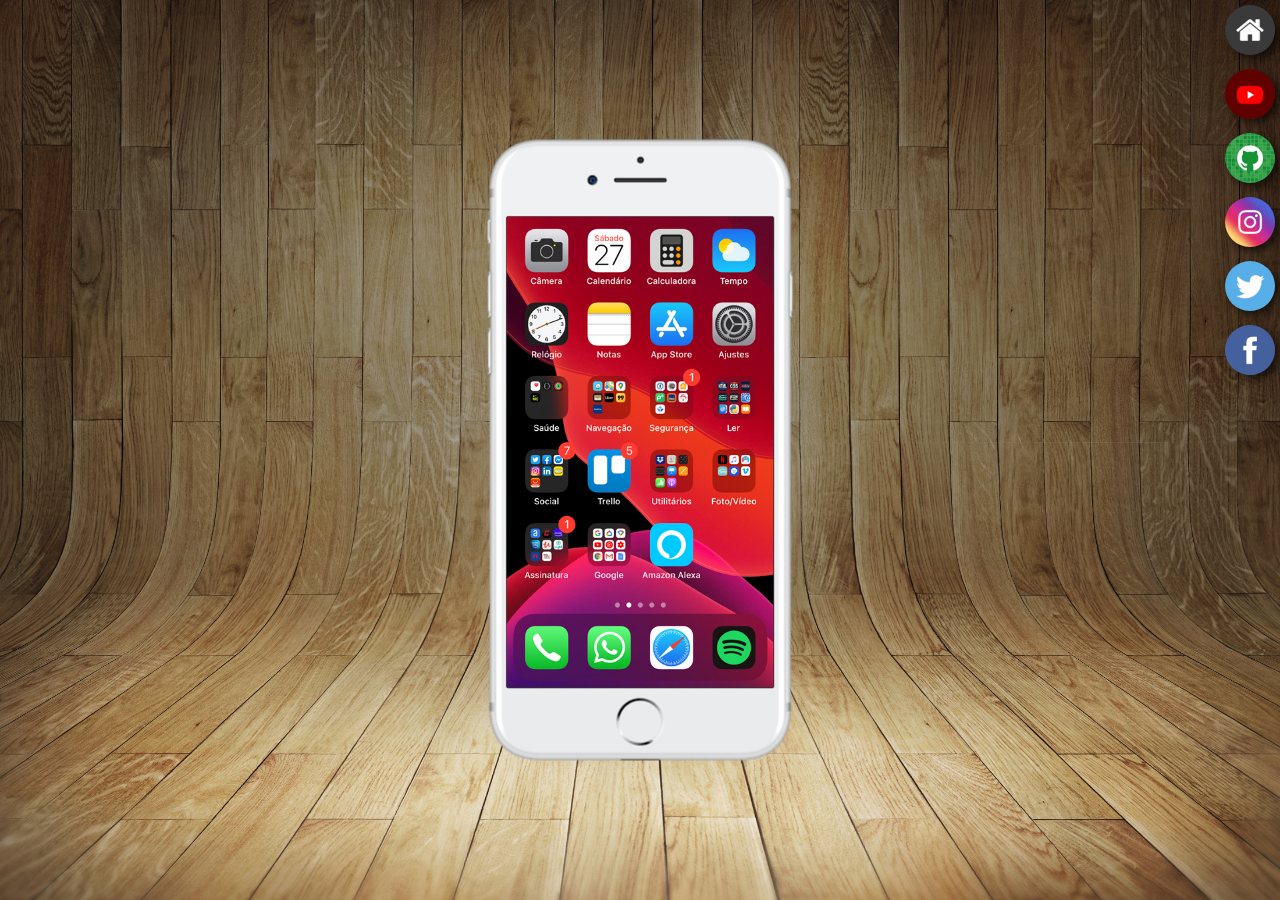
<file: index.html>
<!DOCTYPE html>
<html lang="pt-br">
<head>
    <meta charset="UTF-8">
    <meta name="viewport" content="width=device-width, initial-scale=1.0">
    <title>Projeto Redes Sociais</title>
    <link rel="stylesheet" href="estilo/style.css">
    <link rel="shortcut icon" href="favicon.ico" type="image/x-icon">
</head>
<body>
    <main>
        <section id="celular">
            <iframe src="home.html" name="tela" id="tela" frameborder="0">
                Seu navegador não é compatível com isso.
        </iframe>
        </section>
        <section id="redes">
            <a href="home.html" target="tela"><img src="imagens/logo-home.jpg" alt="home"></a><br>
            <a href="yt.html" target="tela"><img src="imagens/logo-youtube.jpg" alt="youtube"></a><br>
            <a href="github.html" target="tela"><img src="imagens/logo-github.jpg" alt="github"></a><br>
            <a href="instagram.html" target="tela"><img src="imagens/logo-instagram.jpg" alt="instagram"></a><br>
            <a href="twitter.html" target="tela"><img src="imagens/logo-twitter.jpg" alt="twitter"></a><br>
            <a href="facebook.html" target="tela"><img src="imagens/logo-facebook.jpg" alt="facebook"></a><br>
        </section>
    </main>
</body>
</html>
</file>
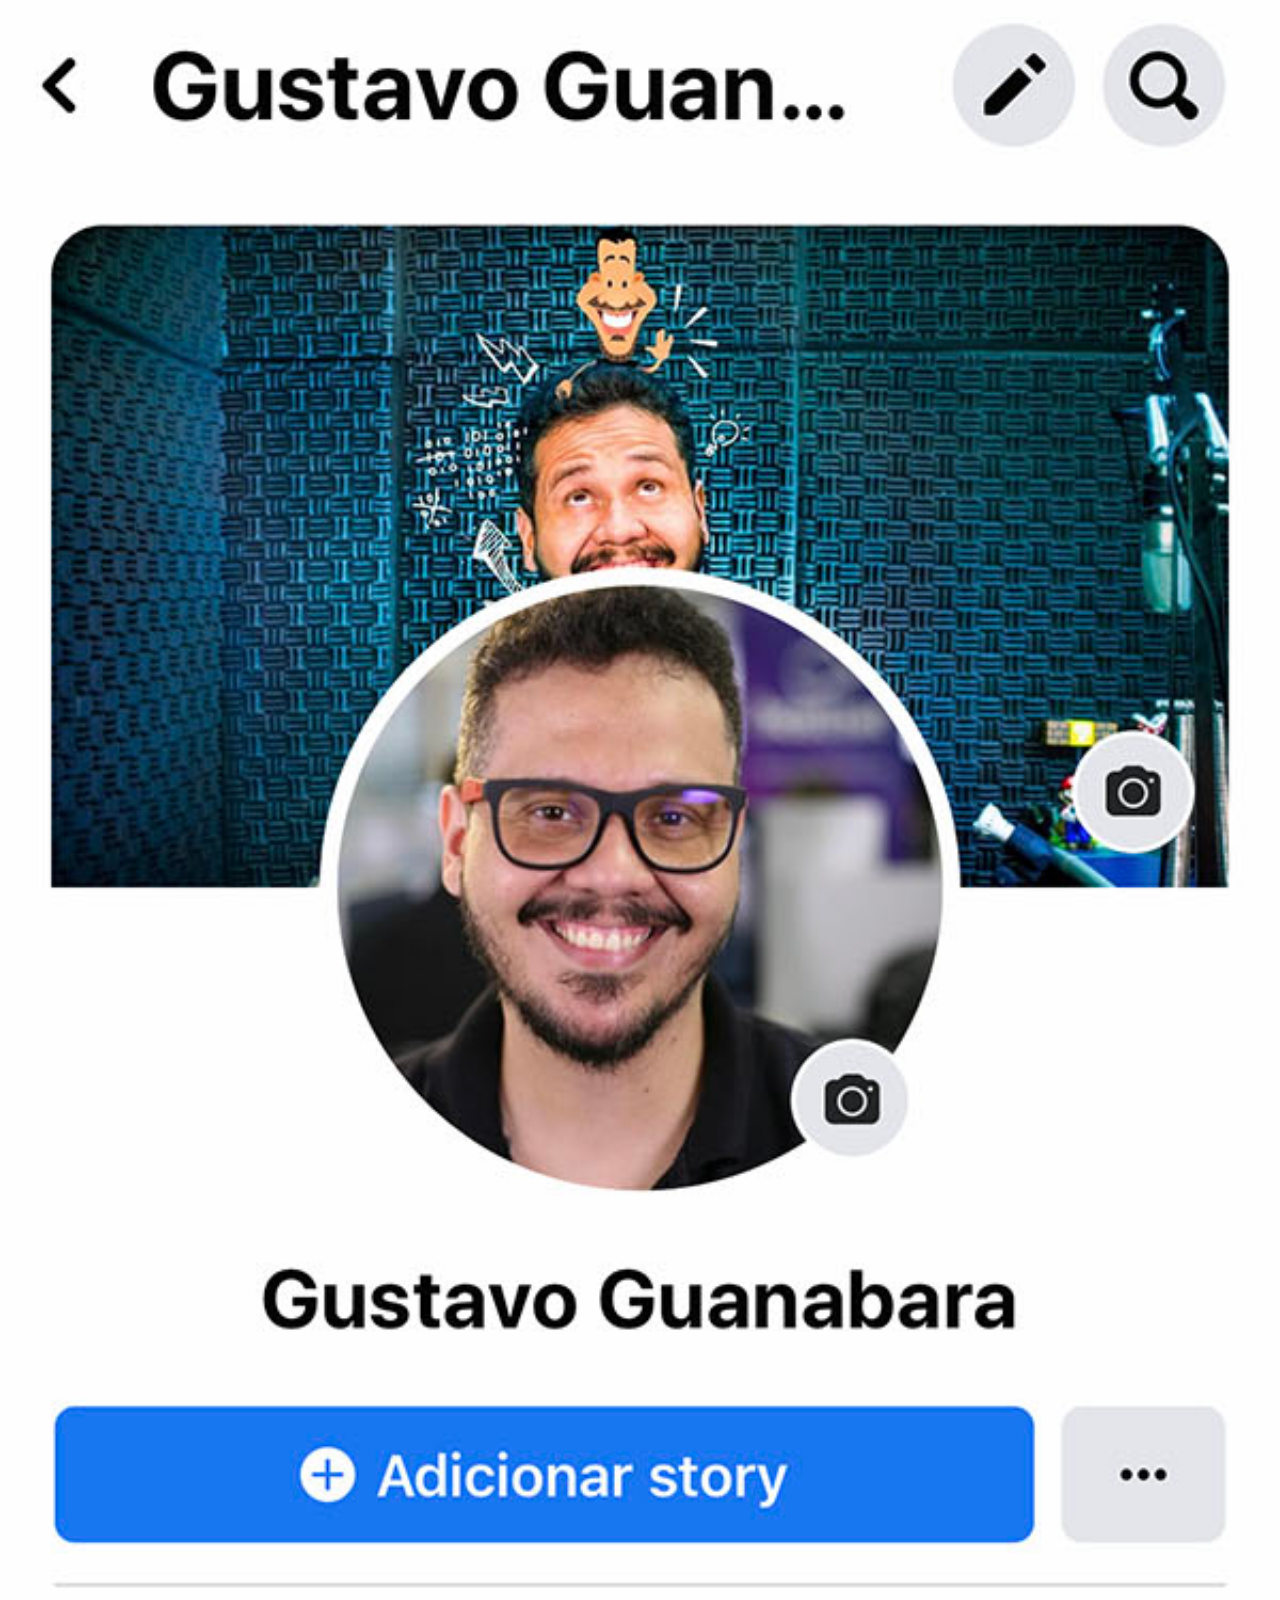
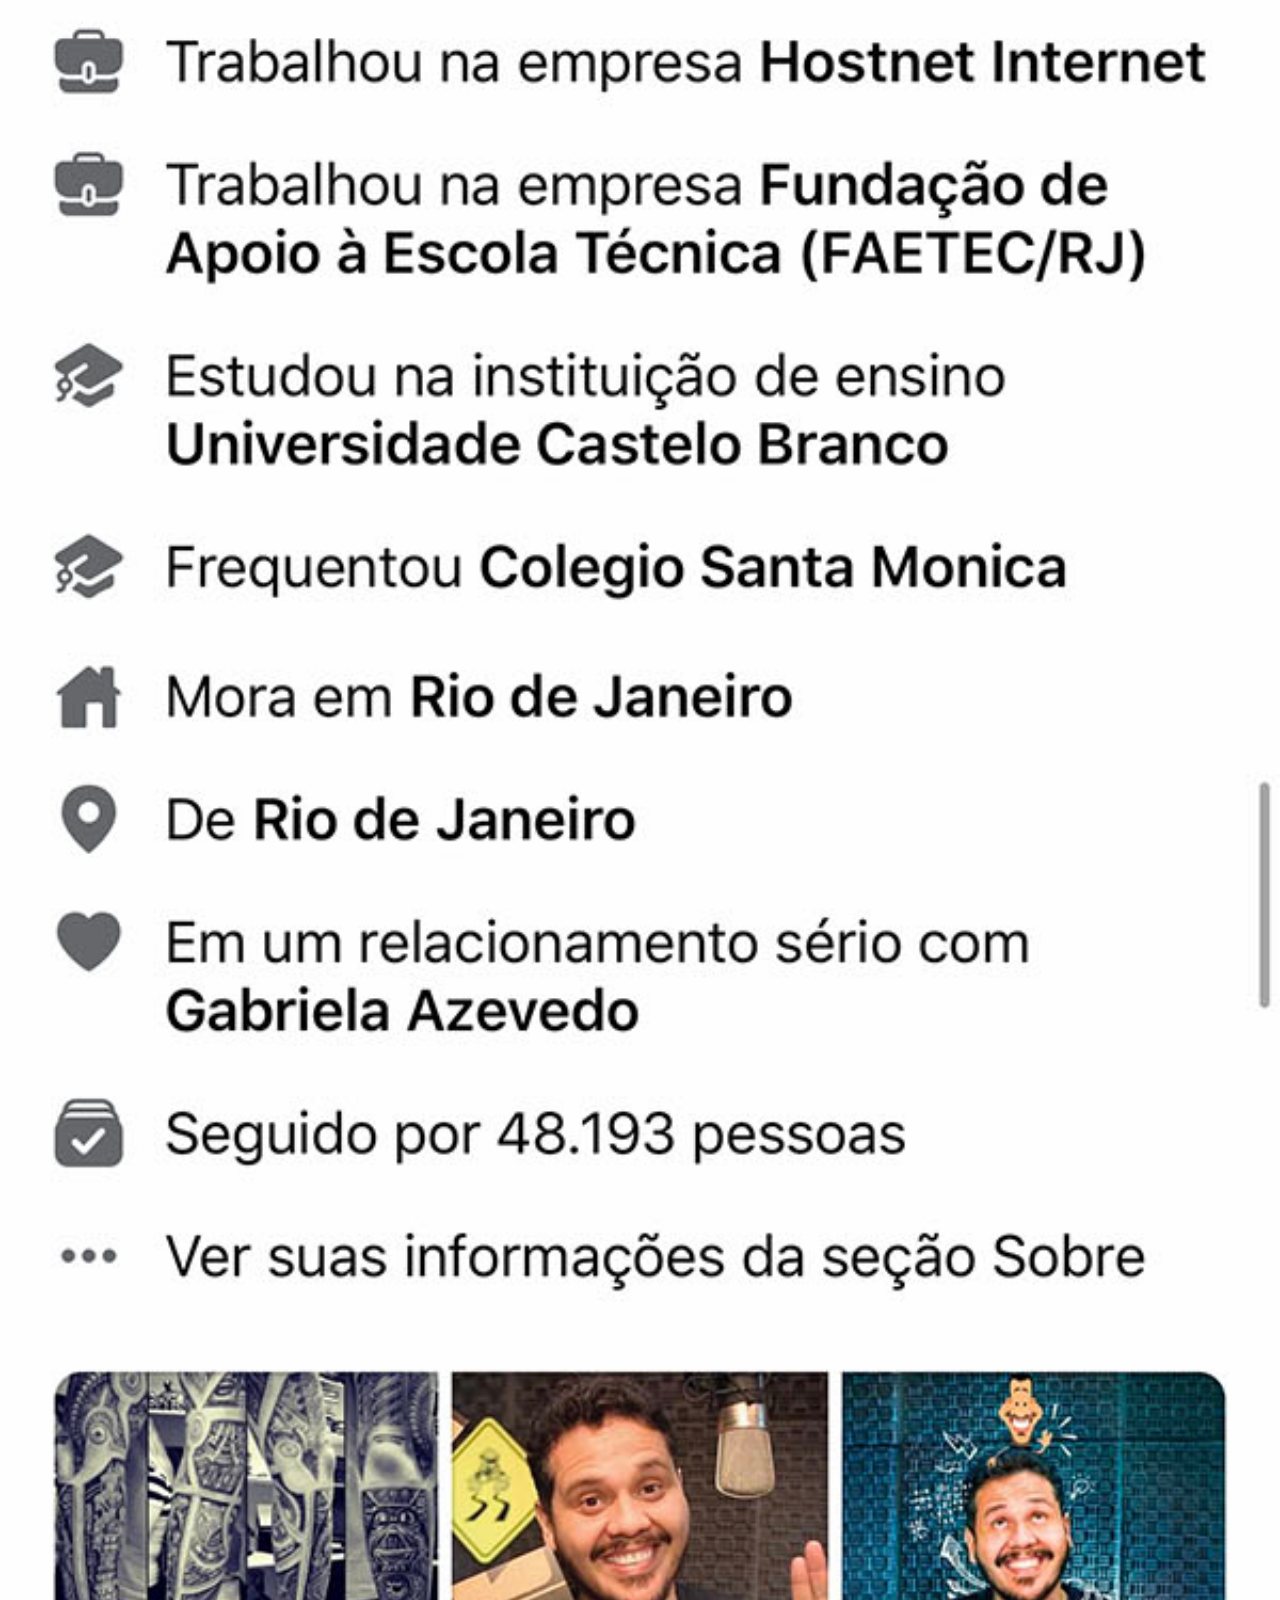
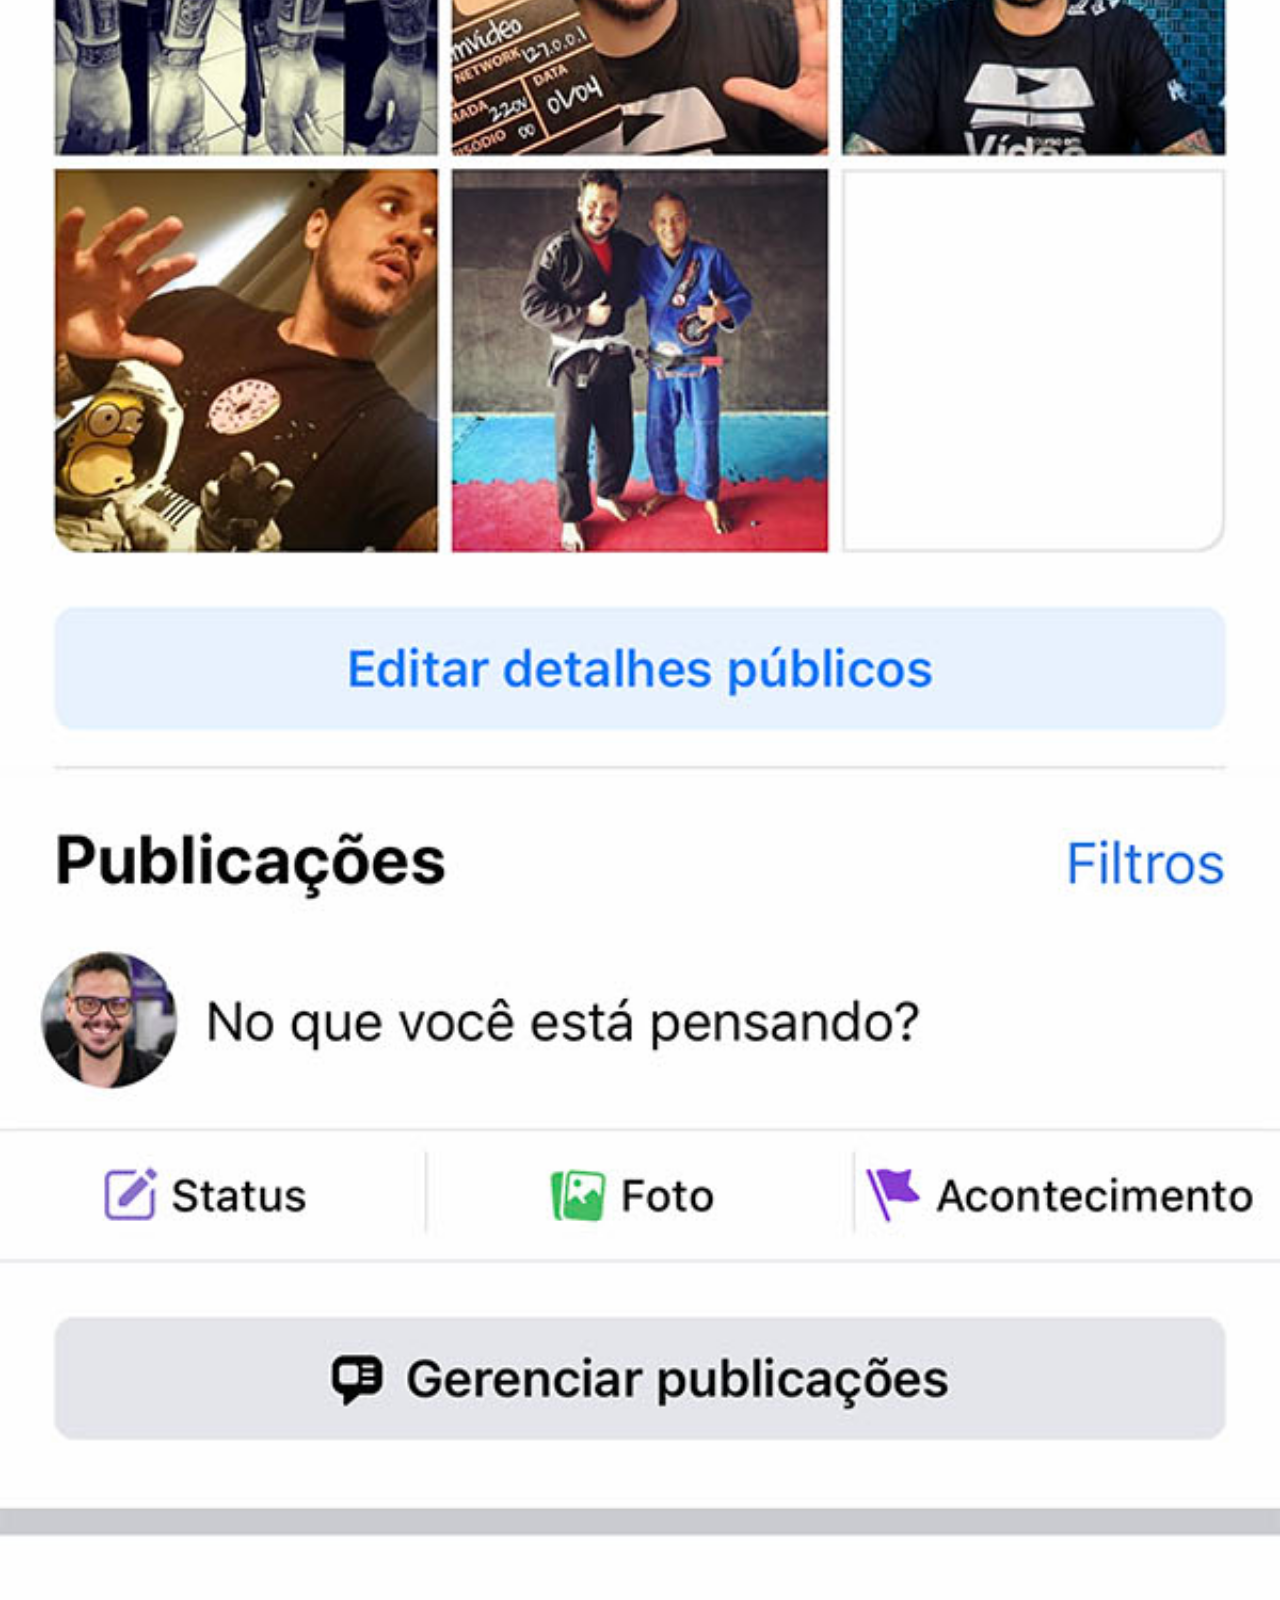
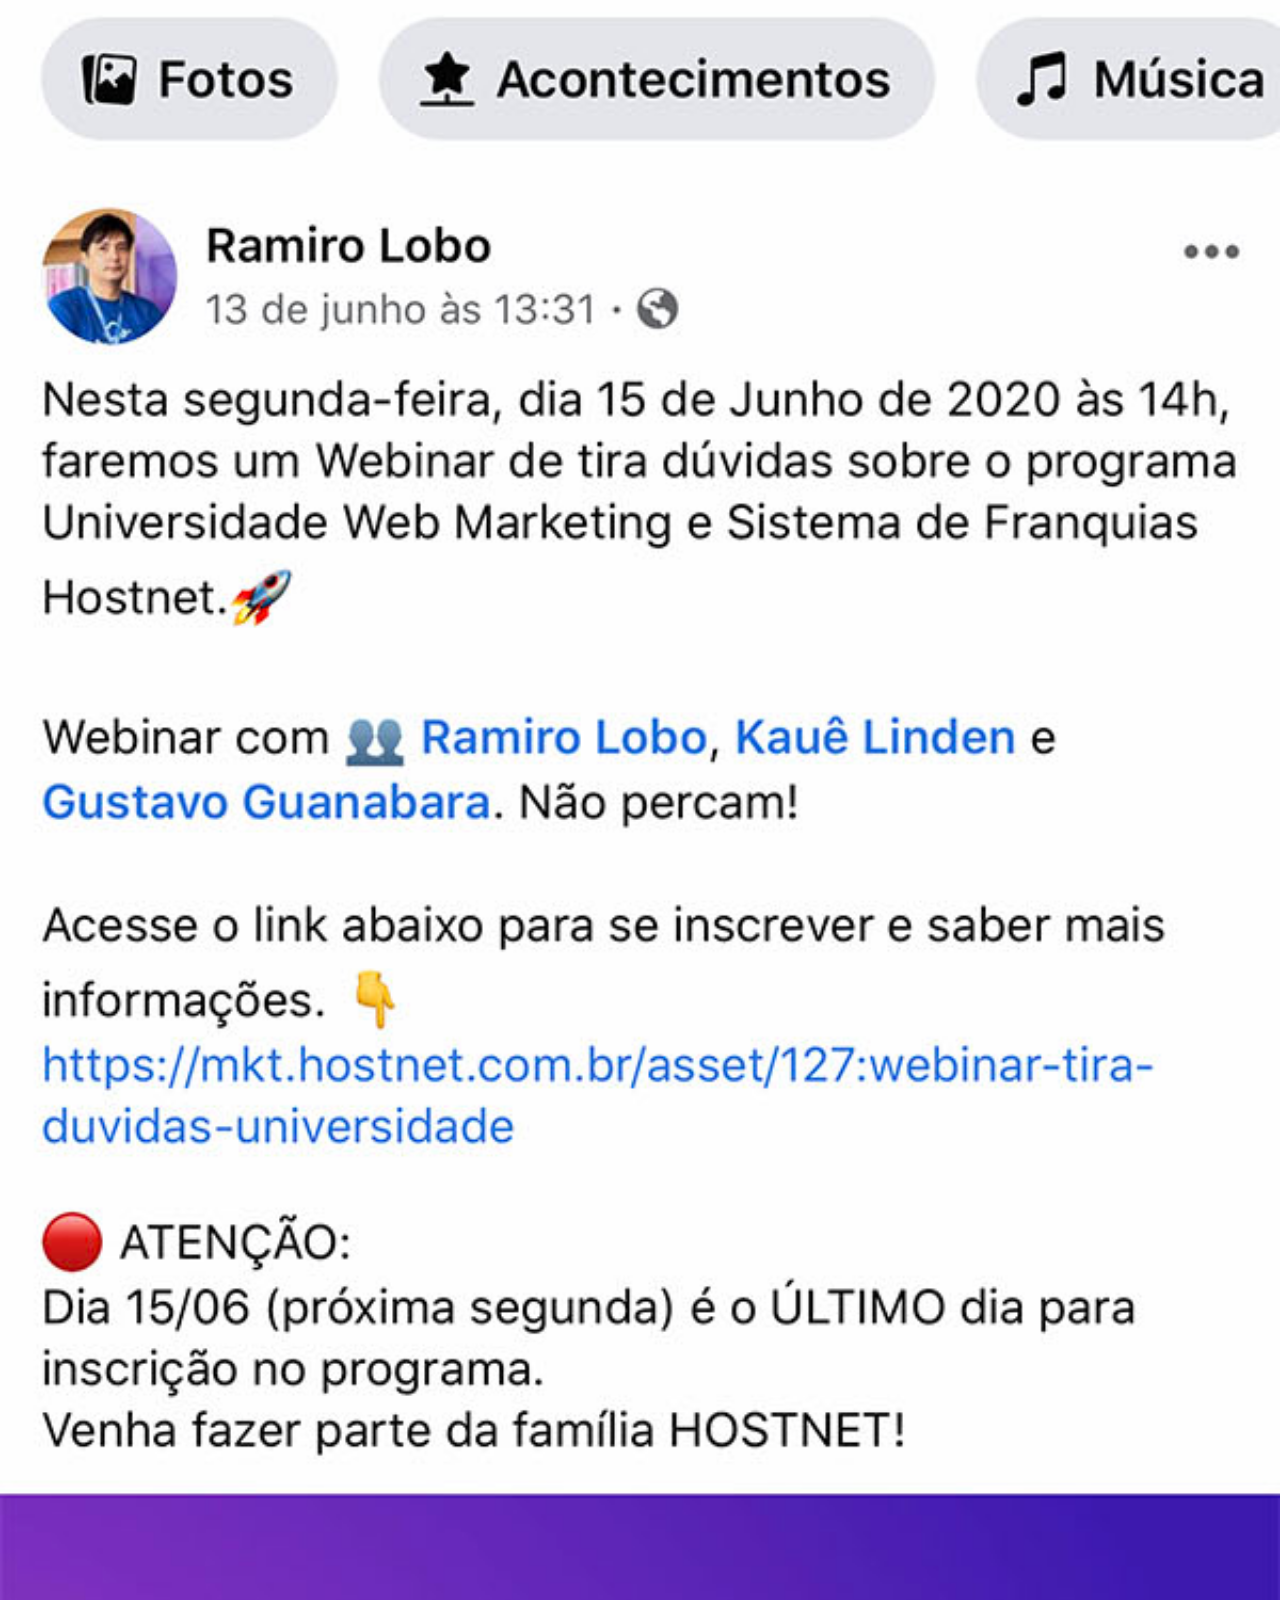
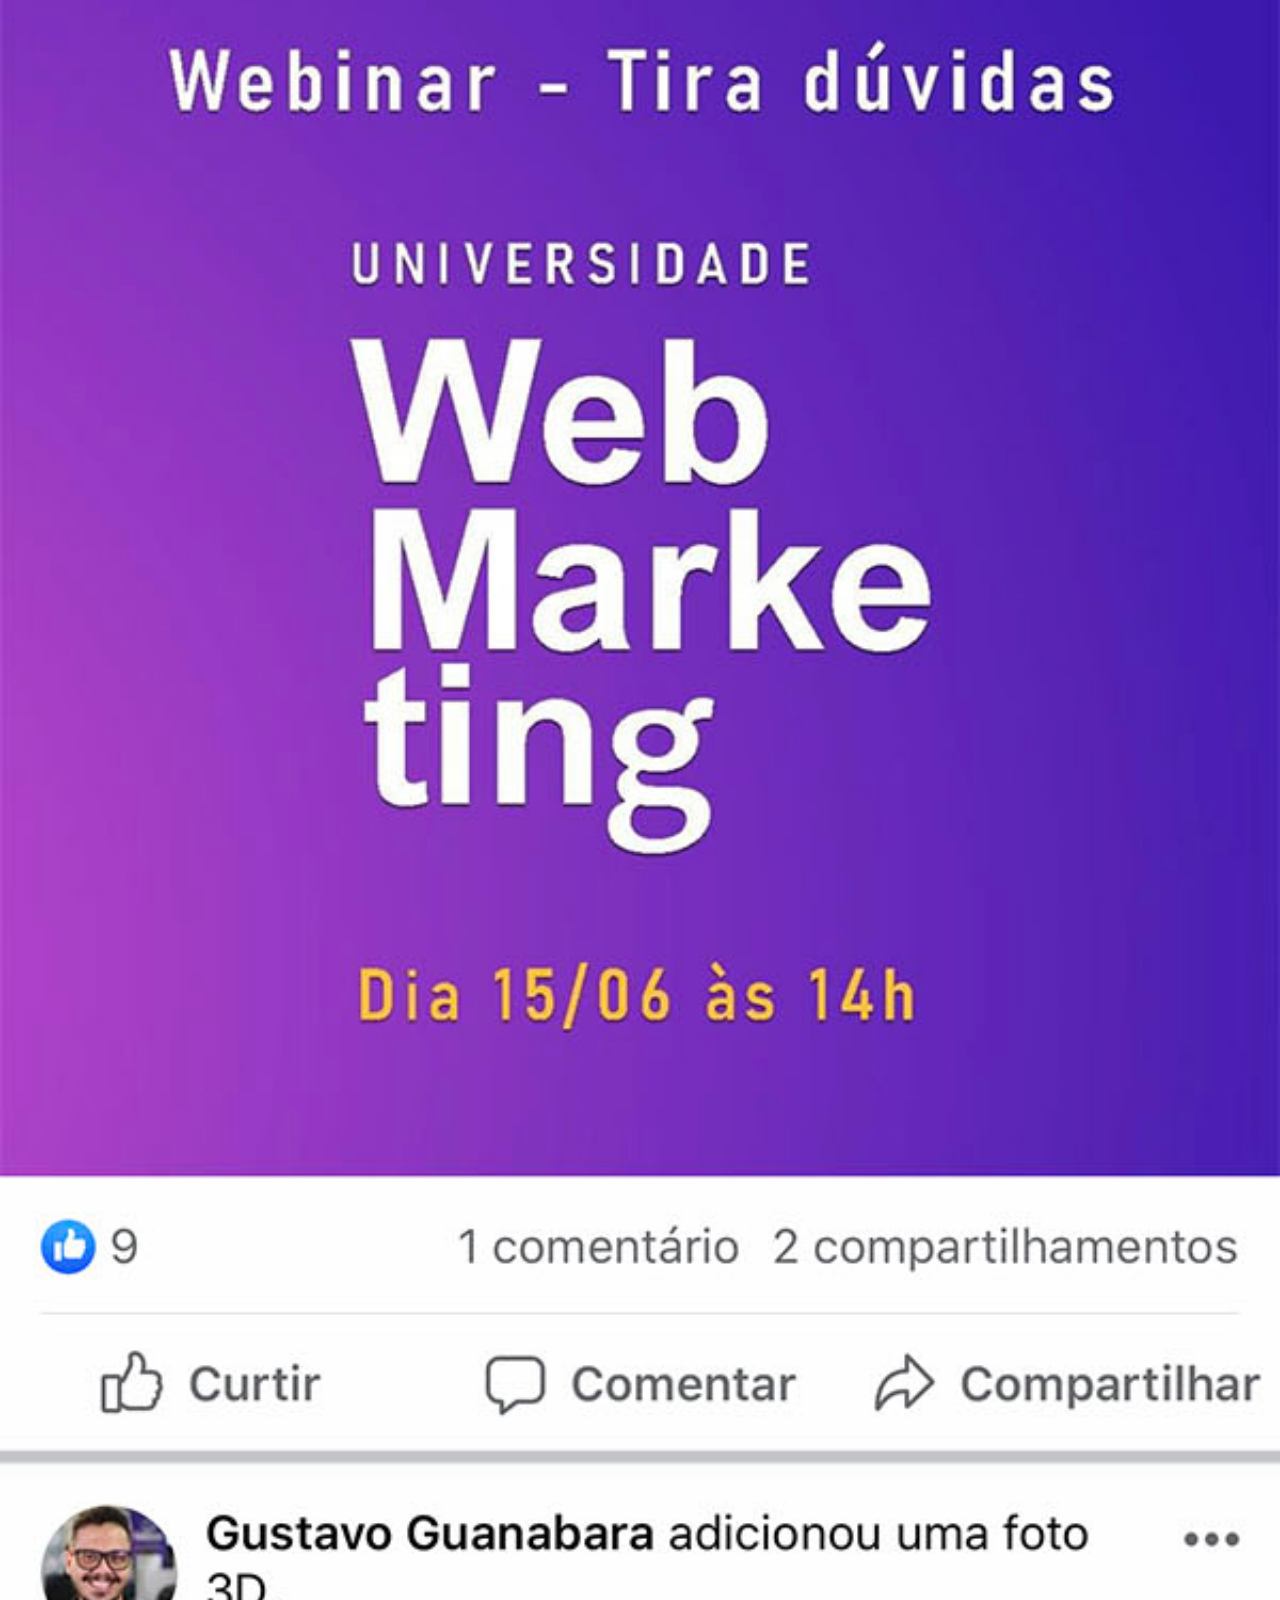
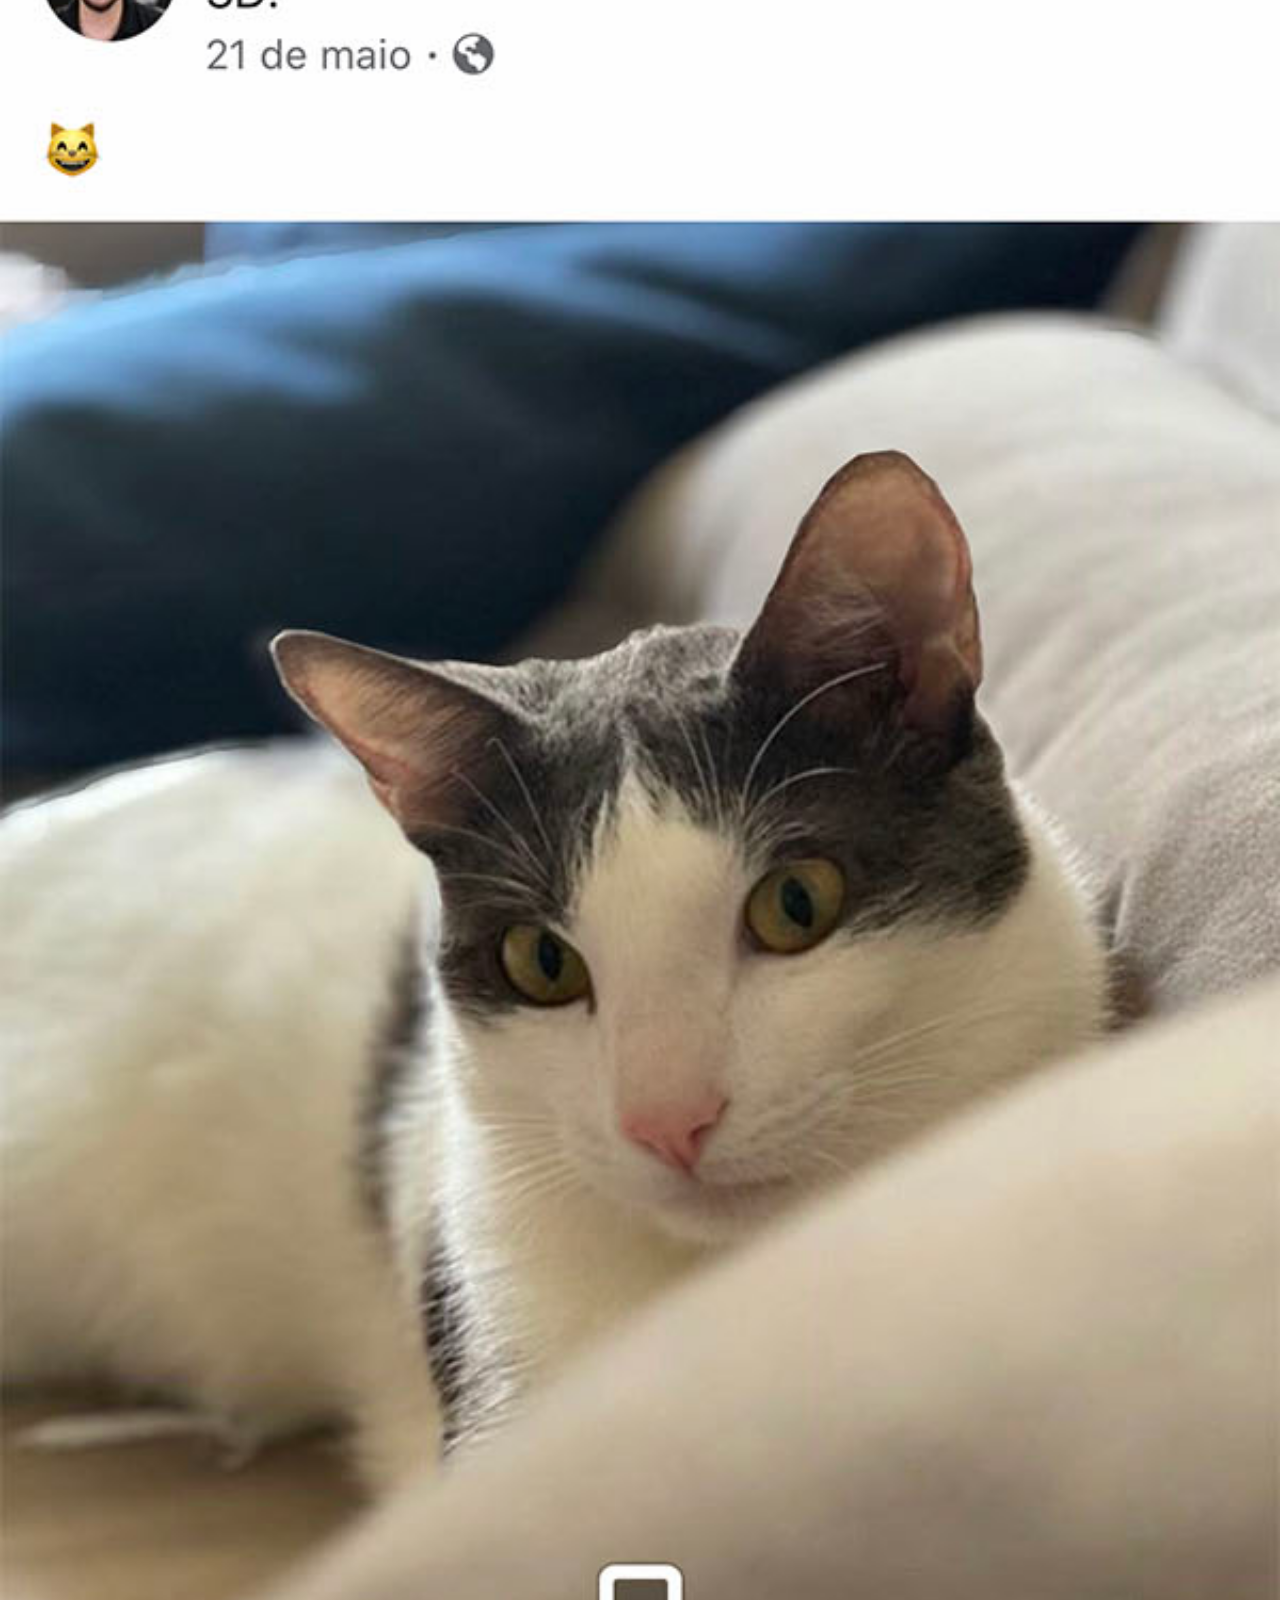
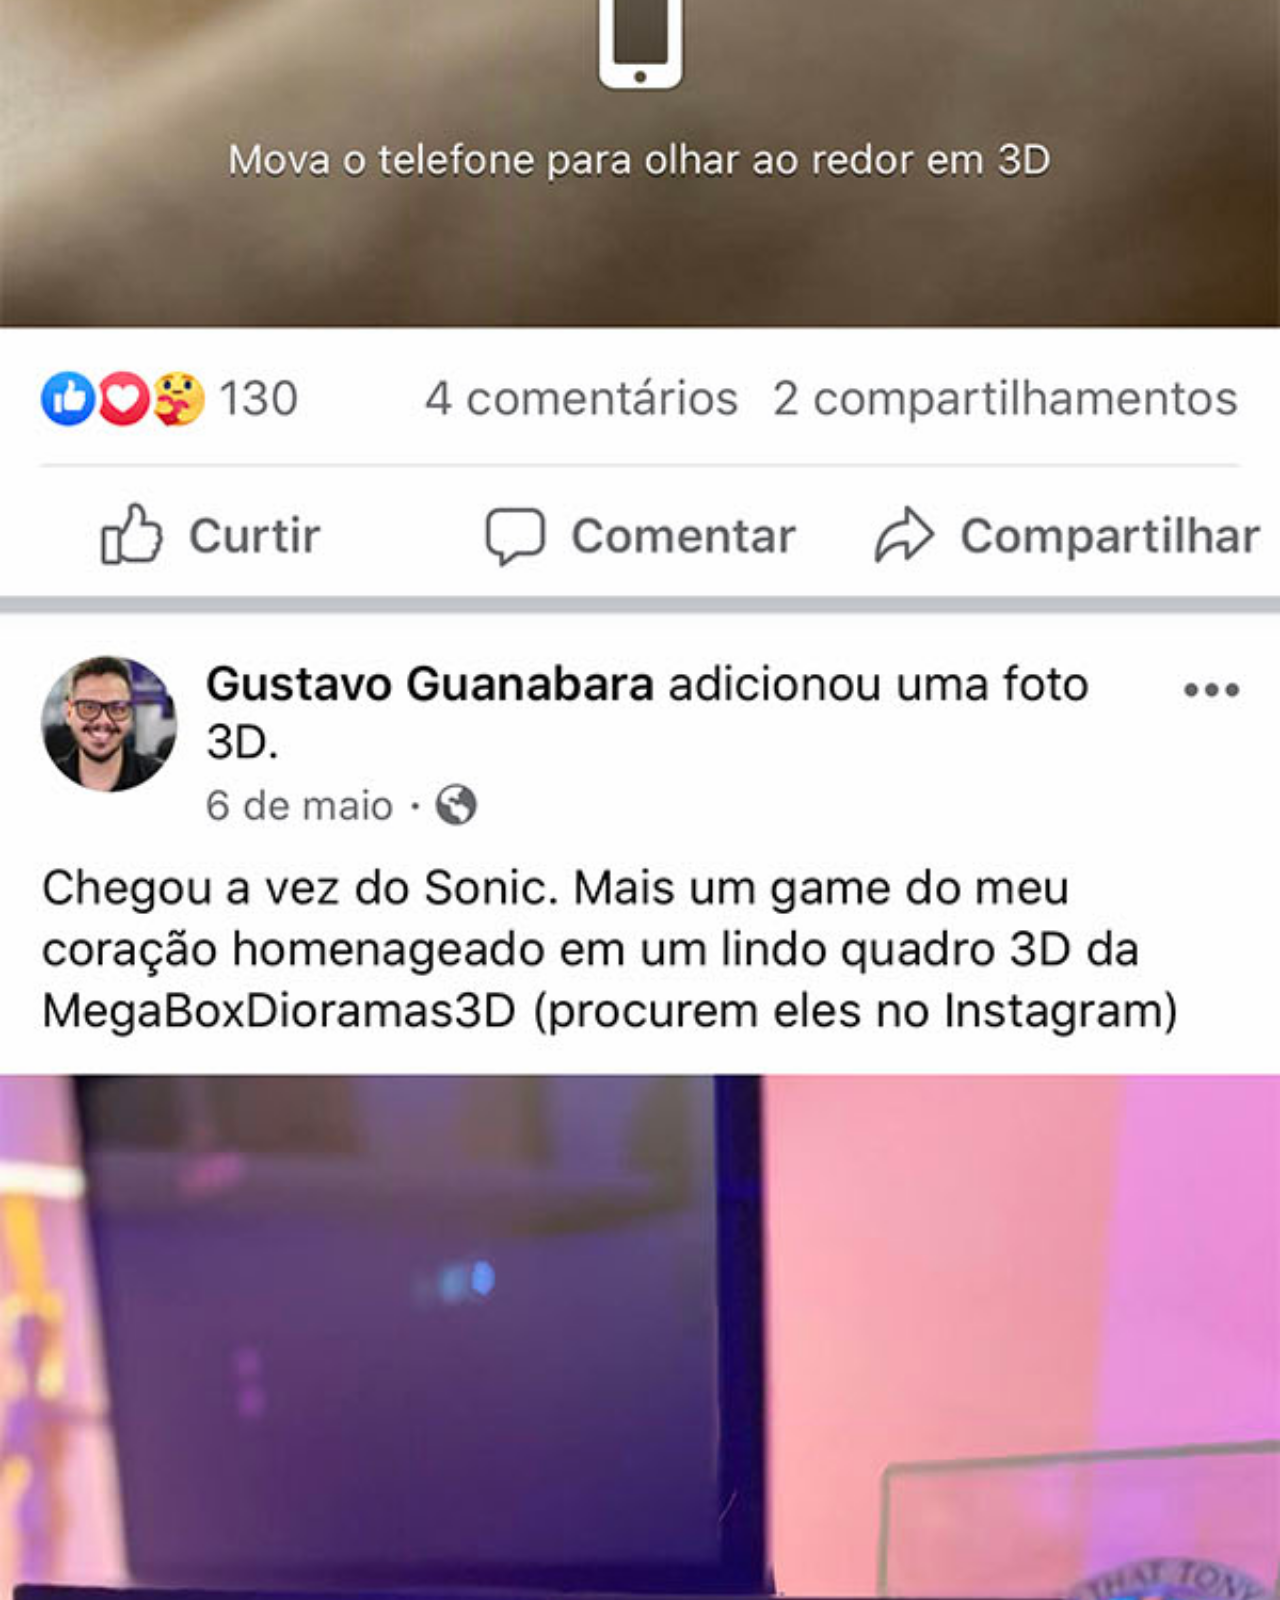
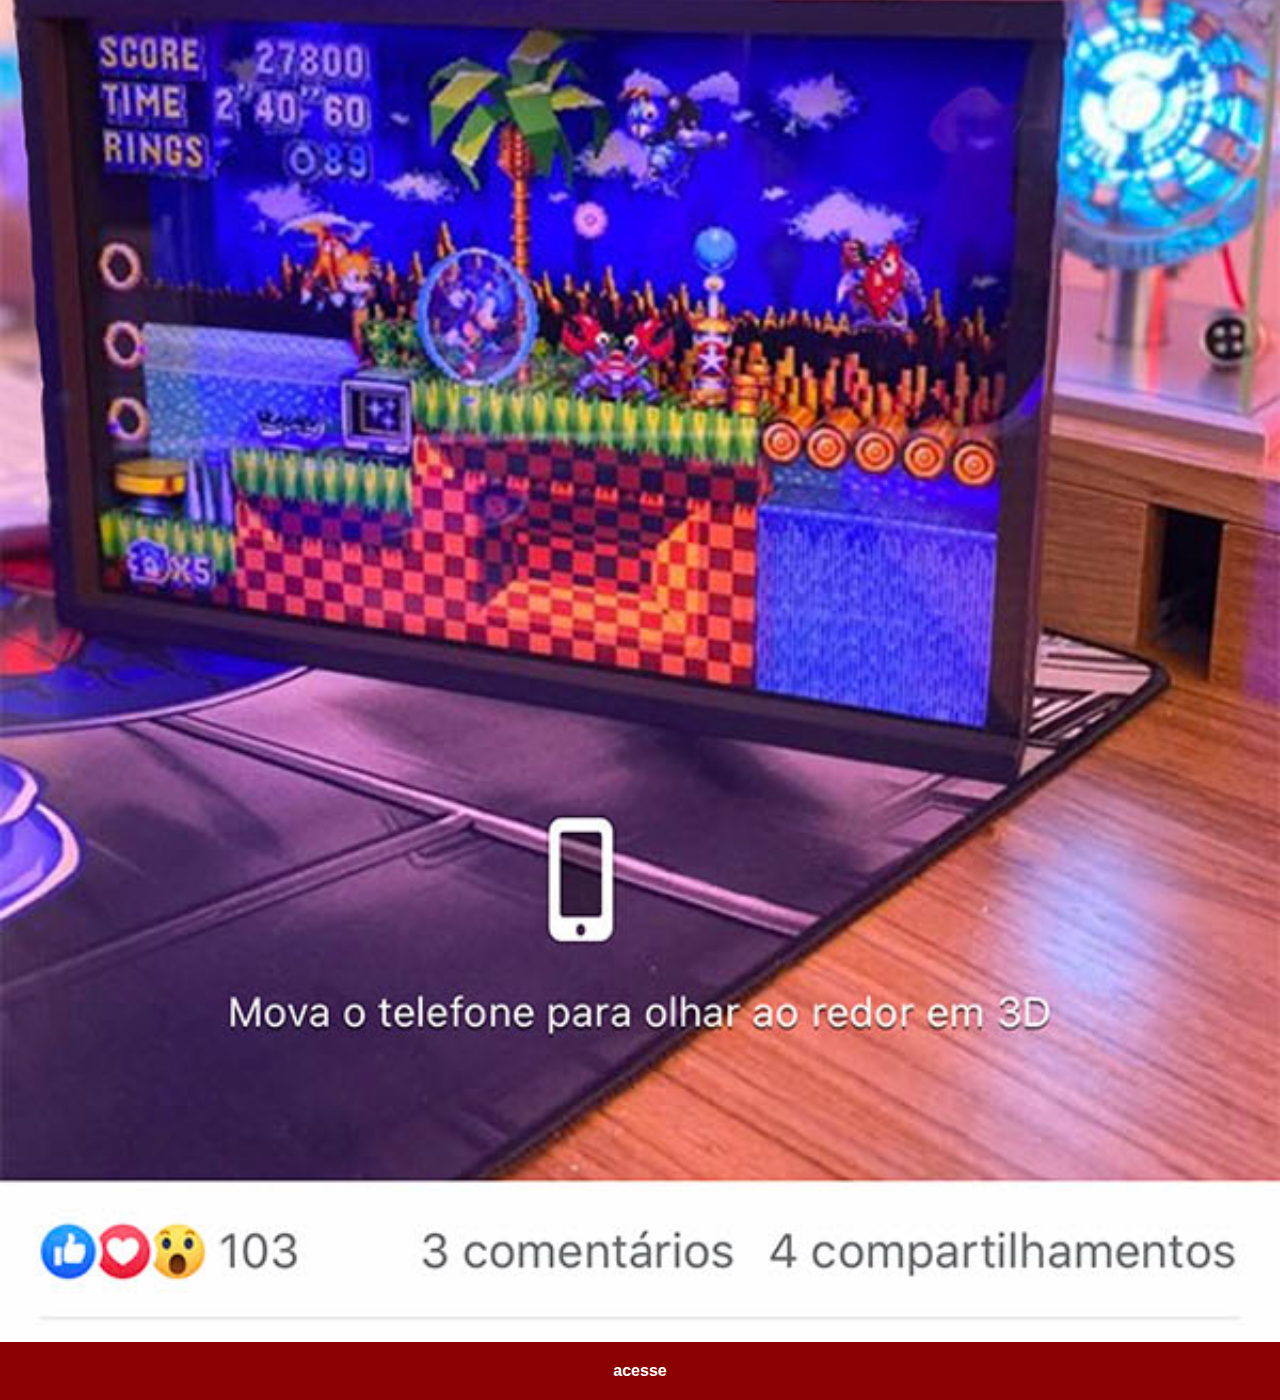
<file: facebook.html>
<!DOCTYPE html>
<html lang="pt-br">
<head>
    <meta charset="UTF-8">
    <meta name="viewport" content="width=device-width, initial-scale=1.0">
    <title>facebook</title>
    <link rel="stylesheet" href="estilo/social.css">
</head>
<body>
    <img src="imagens/tela-facebook.jpg" alt="facebook">
    <a href="https://www.facebook.com/maycon.lima.9400984/" target="_blank">acesse</a>
</body>
</html>
</file>
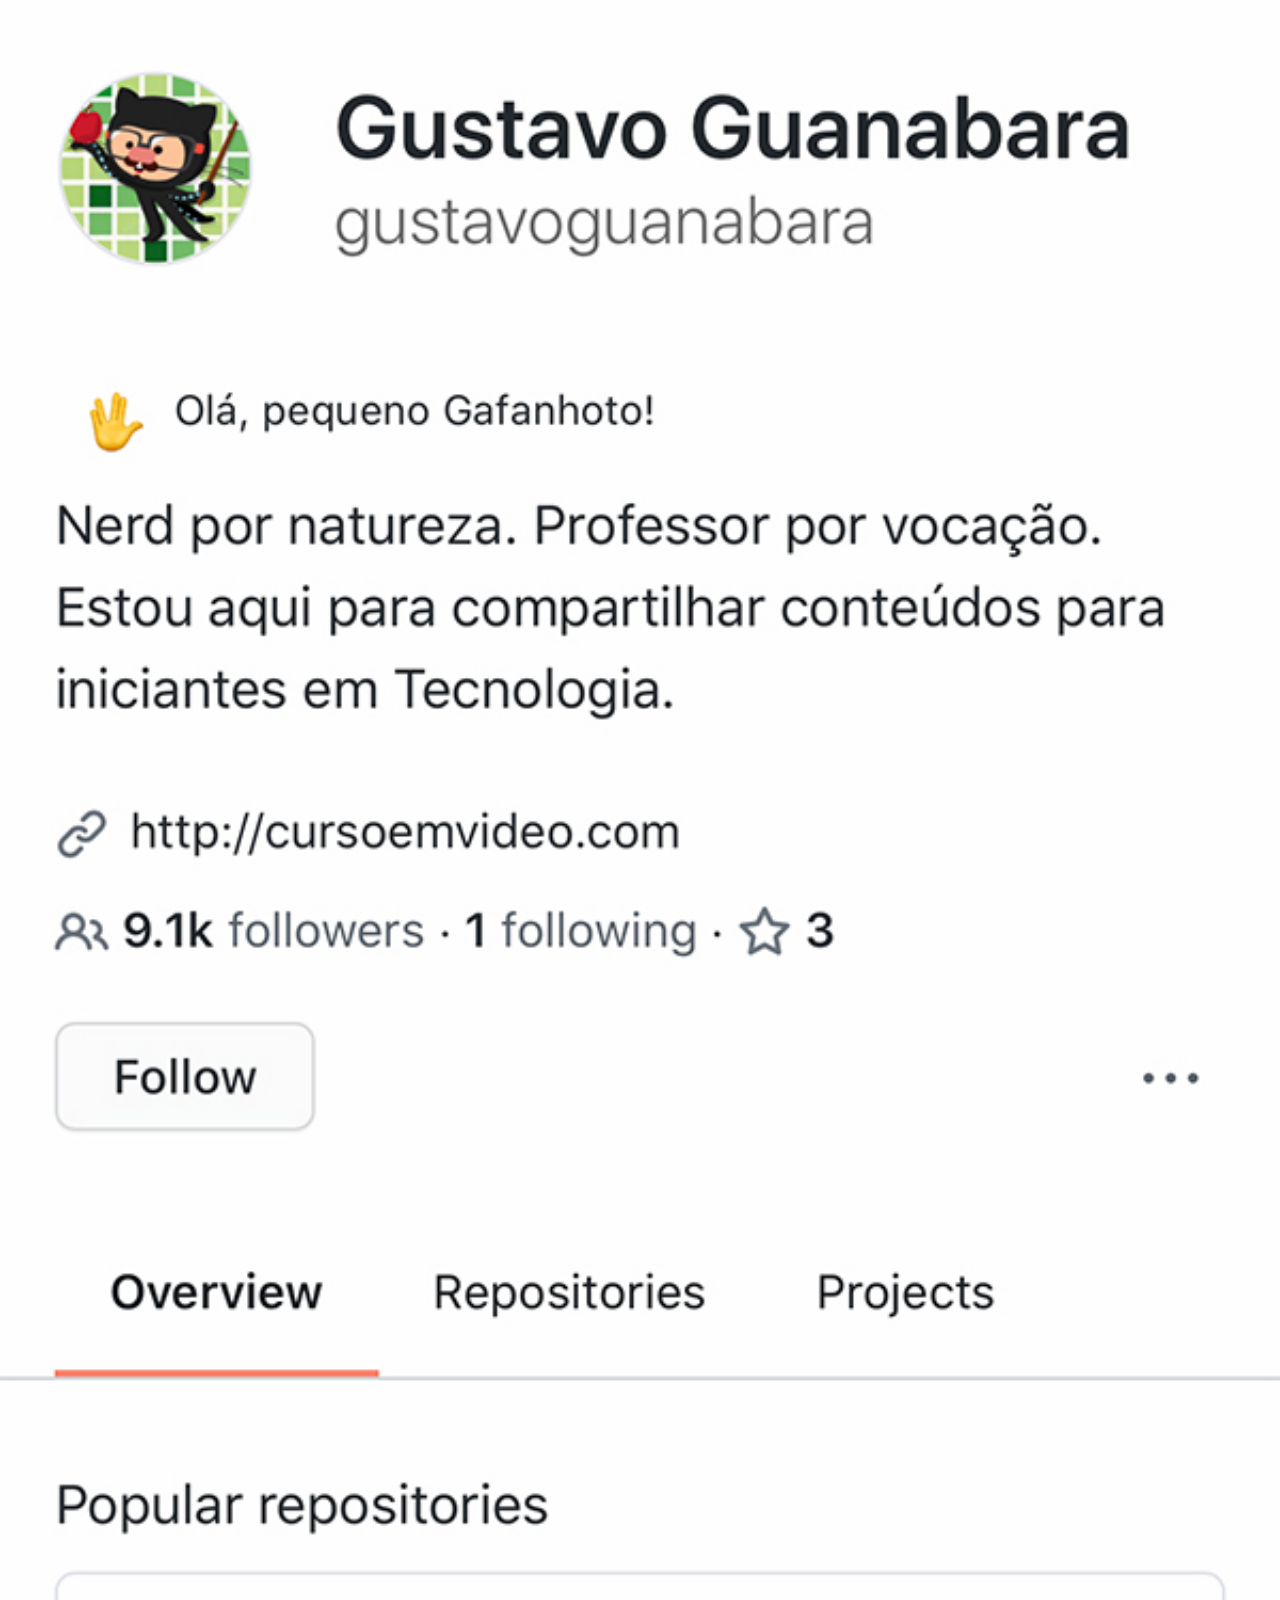
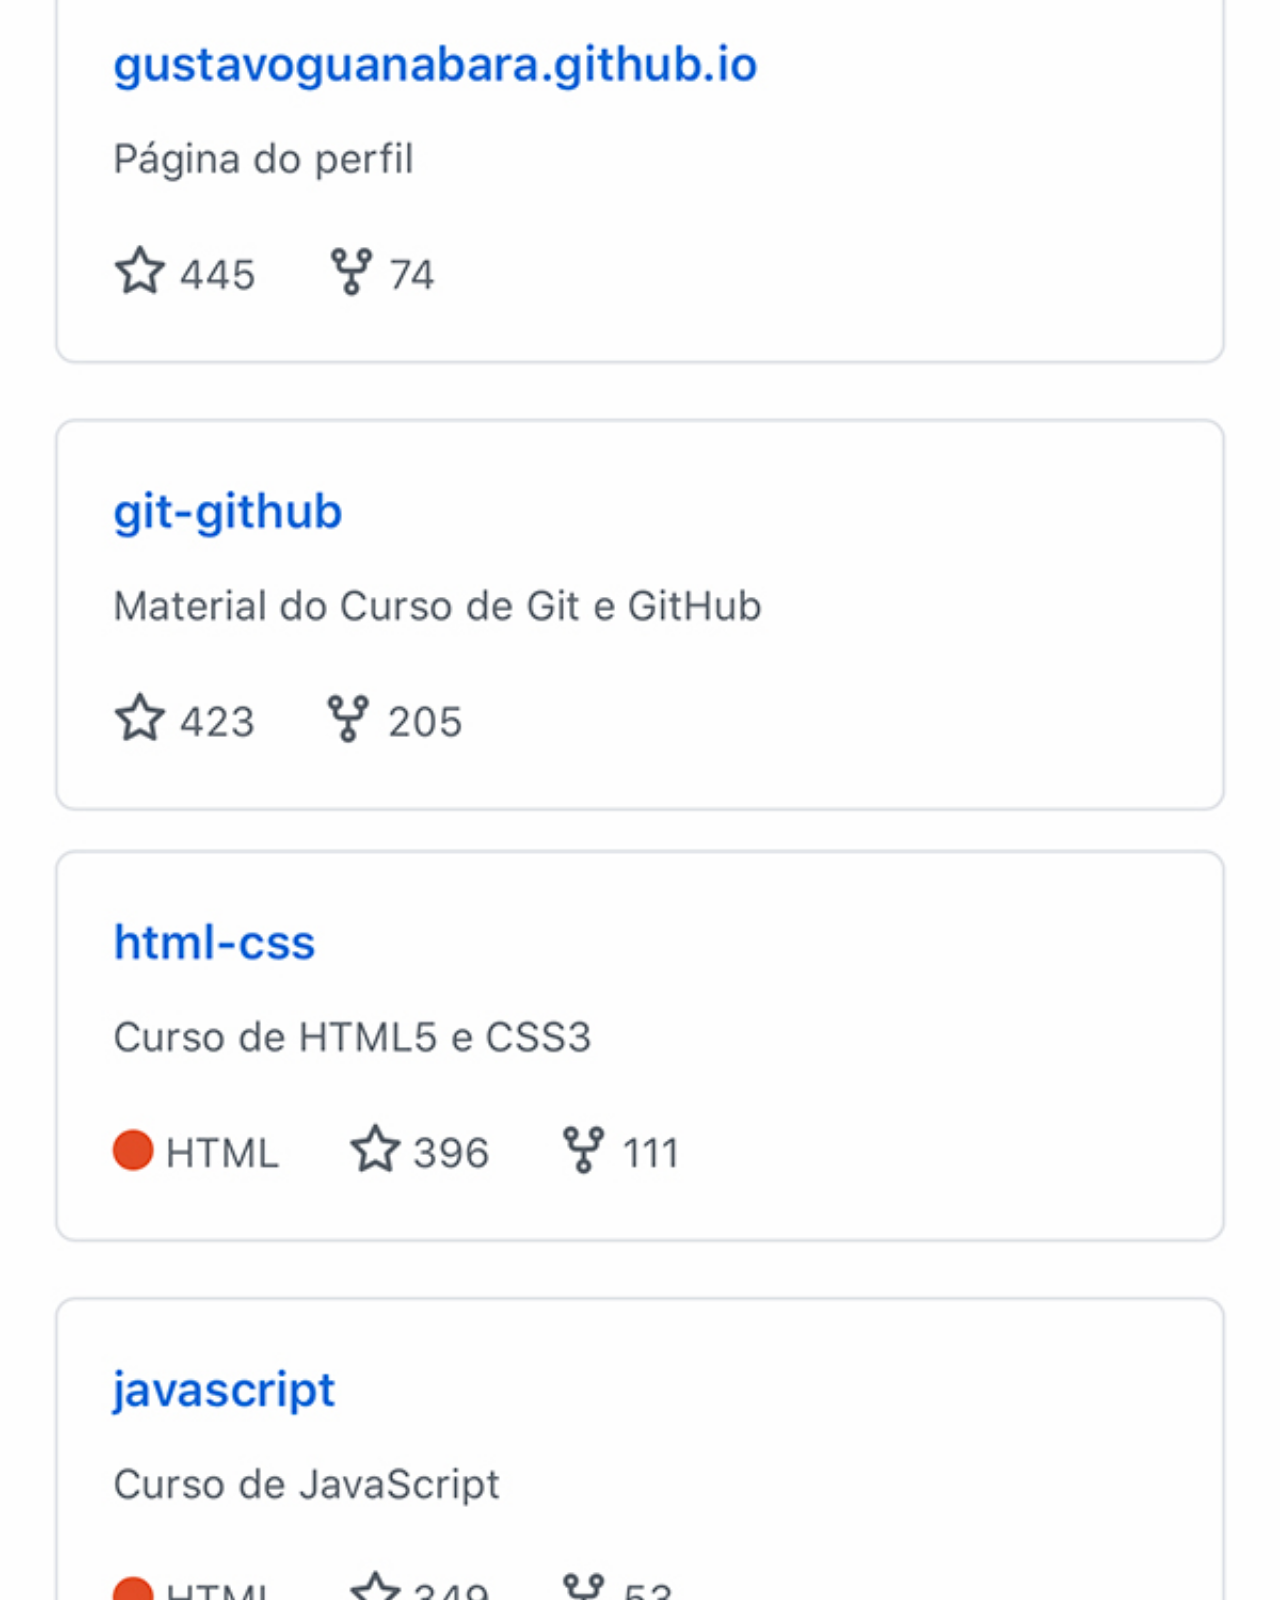
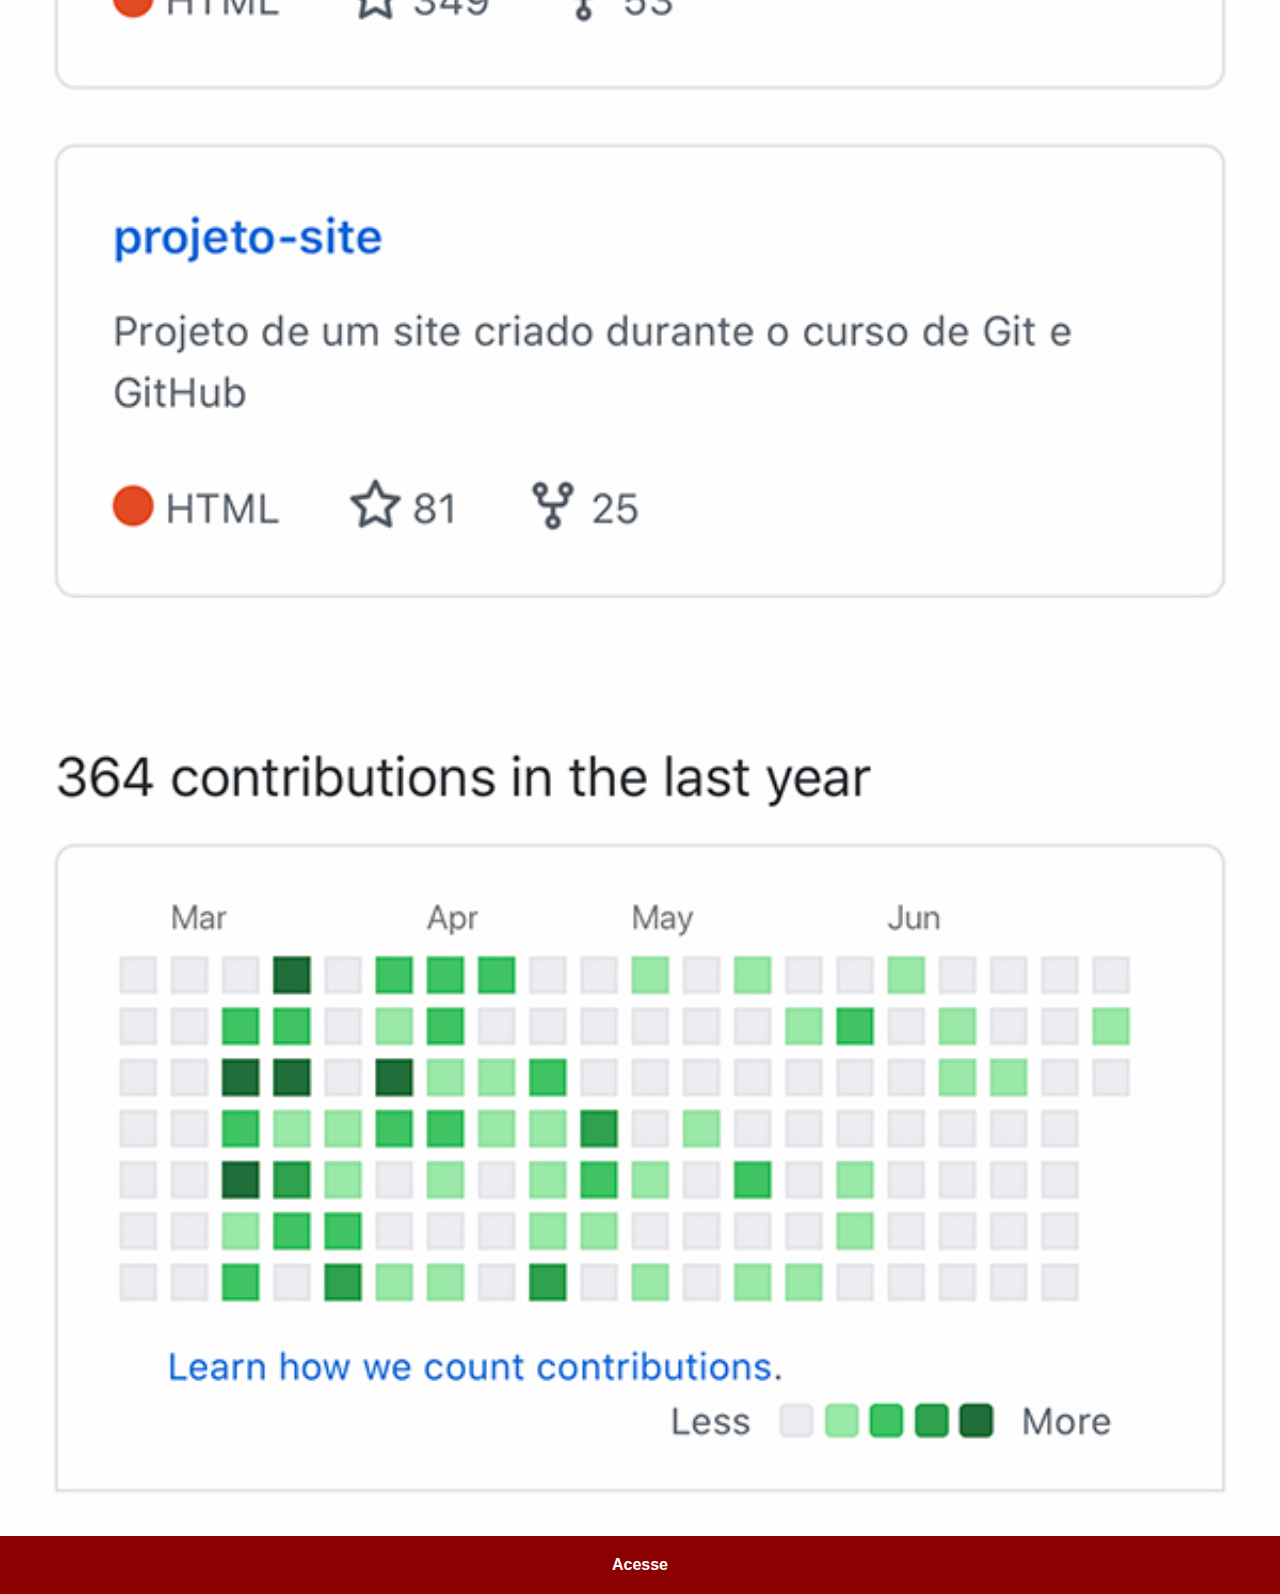
<file: github.html>
<!DOCTYPE html>
<html lang="pt-br">
<head>
    <meta charset="UTF-8">
    <meta name="viewport" content="width=device-width, initial-scale=1.0">
    <title>GitHub</title>
    <link rel="stylesheet" href="estilo/social.css">
</head>
<body>
    <img src="imagens/tela-github.jpg" alt="GitHub">
    <a href="https://github.com/mayconwendell" target="_blank">Acesse</a>
</body>
</html>
</file>
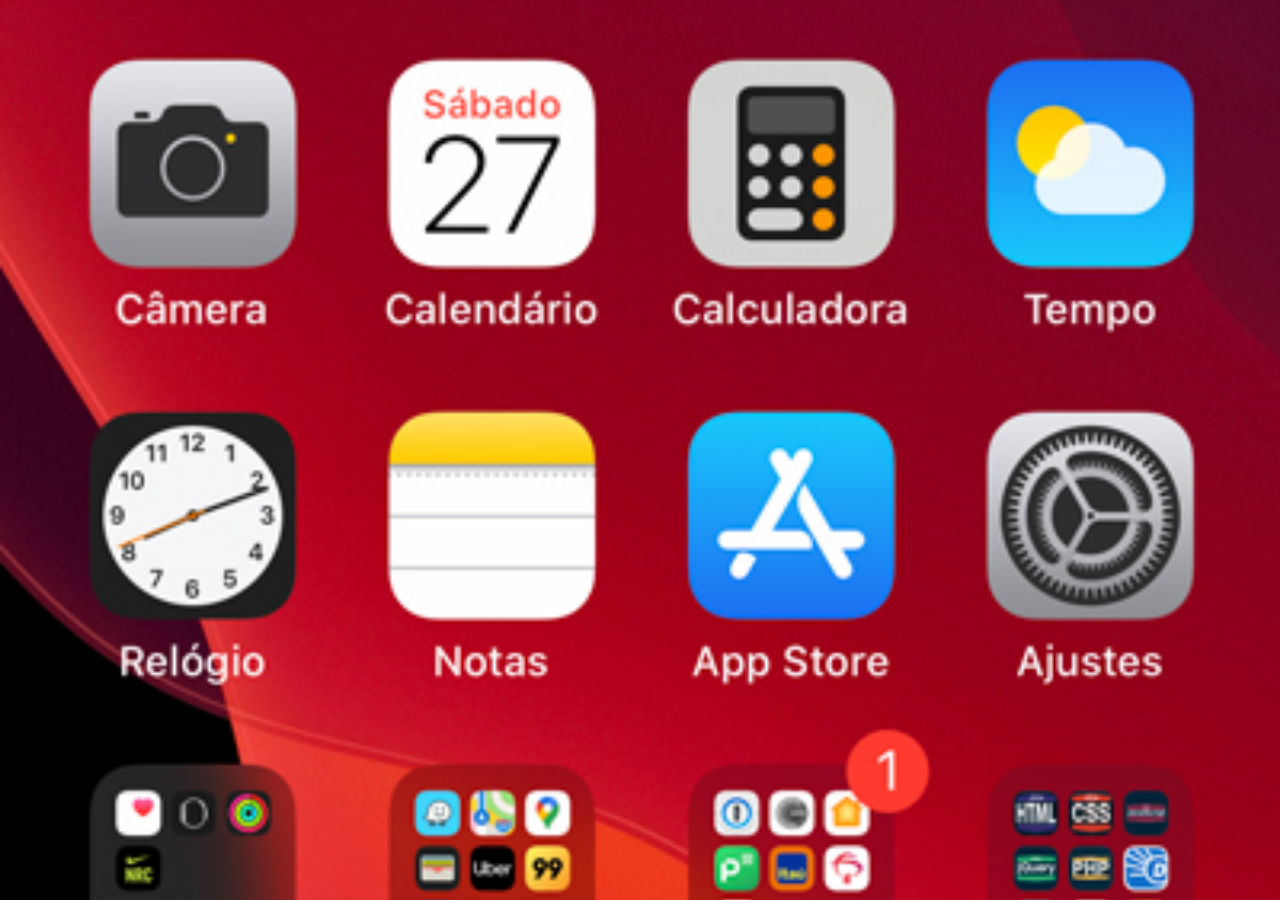
<file: home.html>
<!DOCTYPE html>
<html lang="pt-br">
<head>
    <meta charset="UTF-8">
    <meta name="viewport" content="width=device-width, initial-scale=1.0">
    <title>Home</title>
    <style>
        *{
            margin: 0px;
            padding: 0px;
        }

        body{
            width: 100vw;
            height: 100vh;
            background: black url('imagens/tela-home.jpg') no-repeat top center;
            background-size: cover;
        }
    </style>
</head>
<body>
    
</body>
</html>
</file>
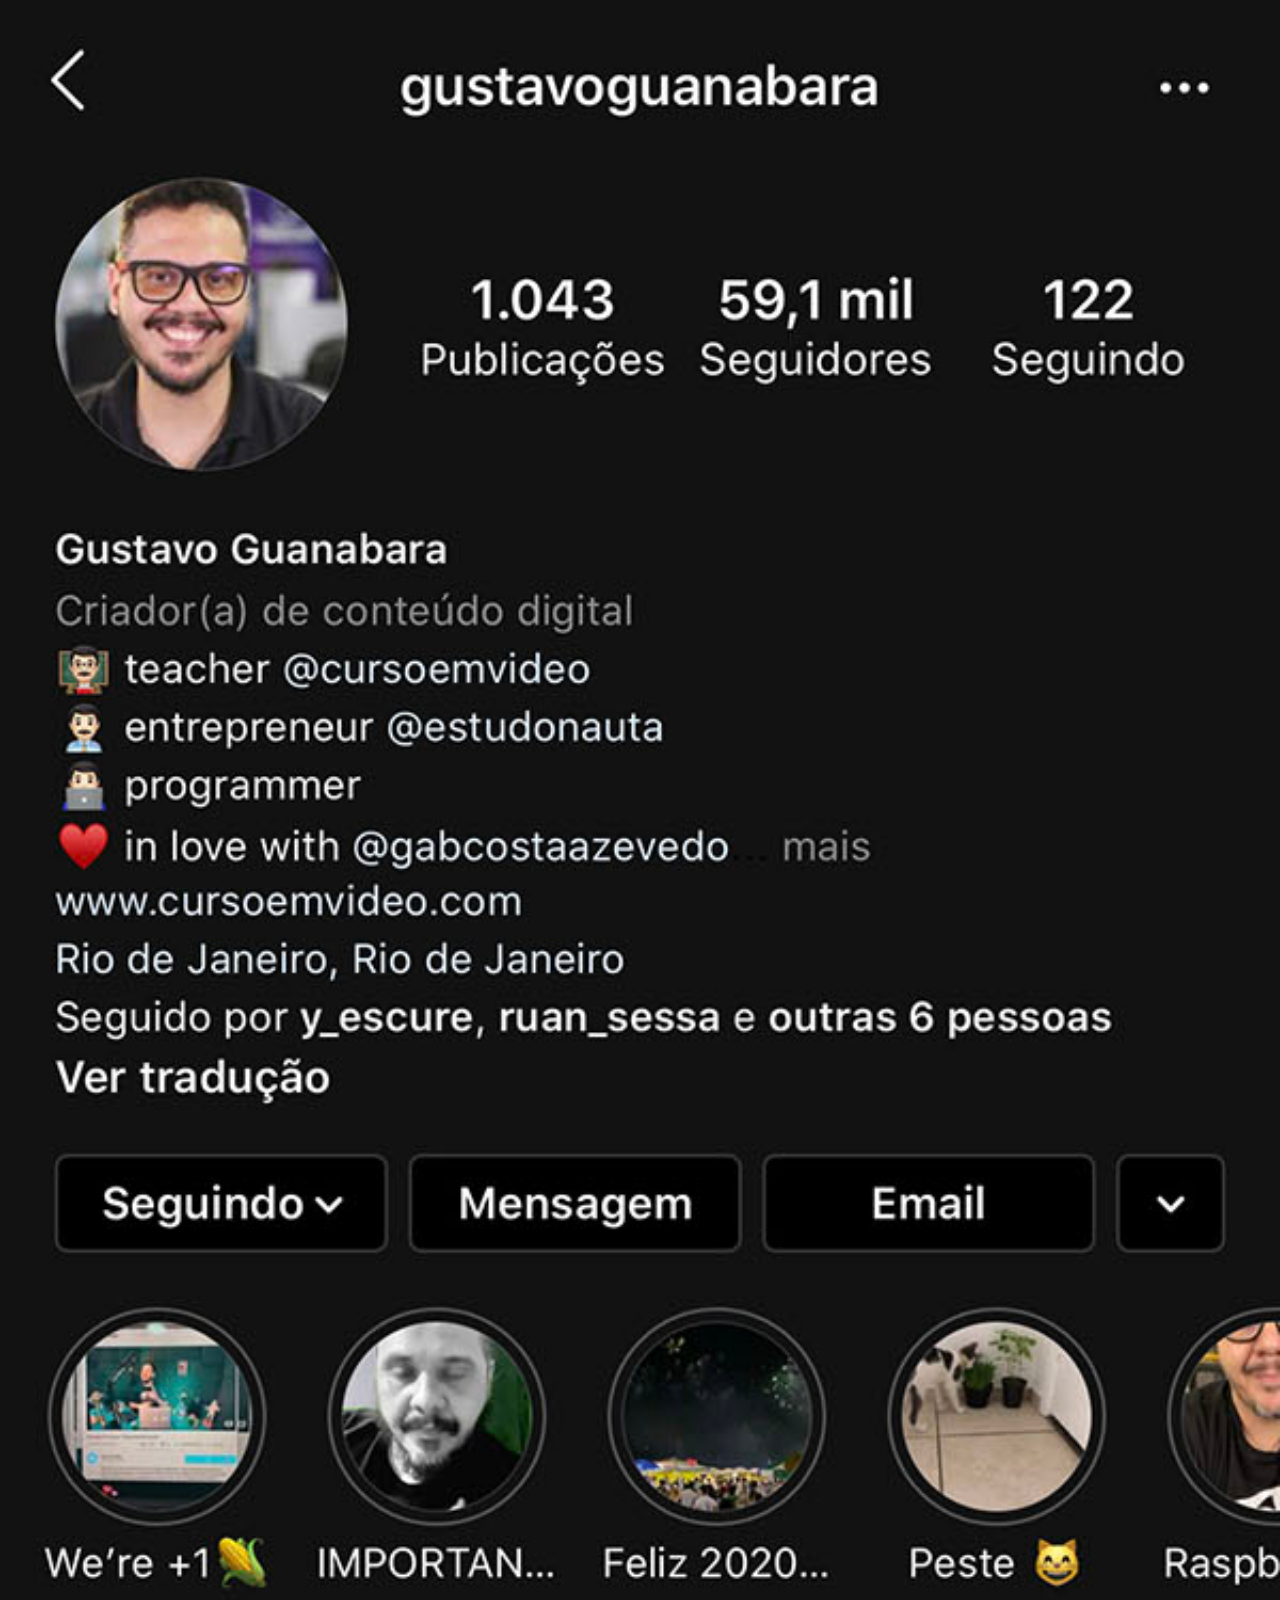
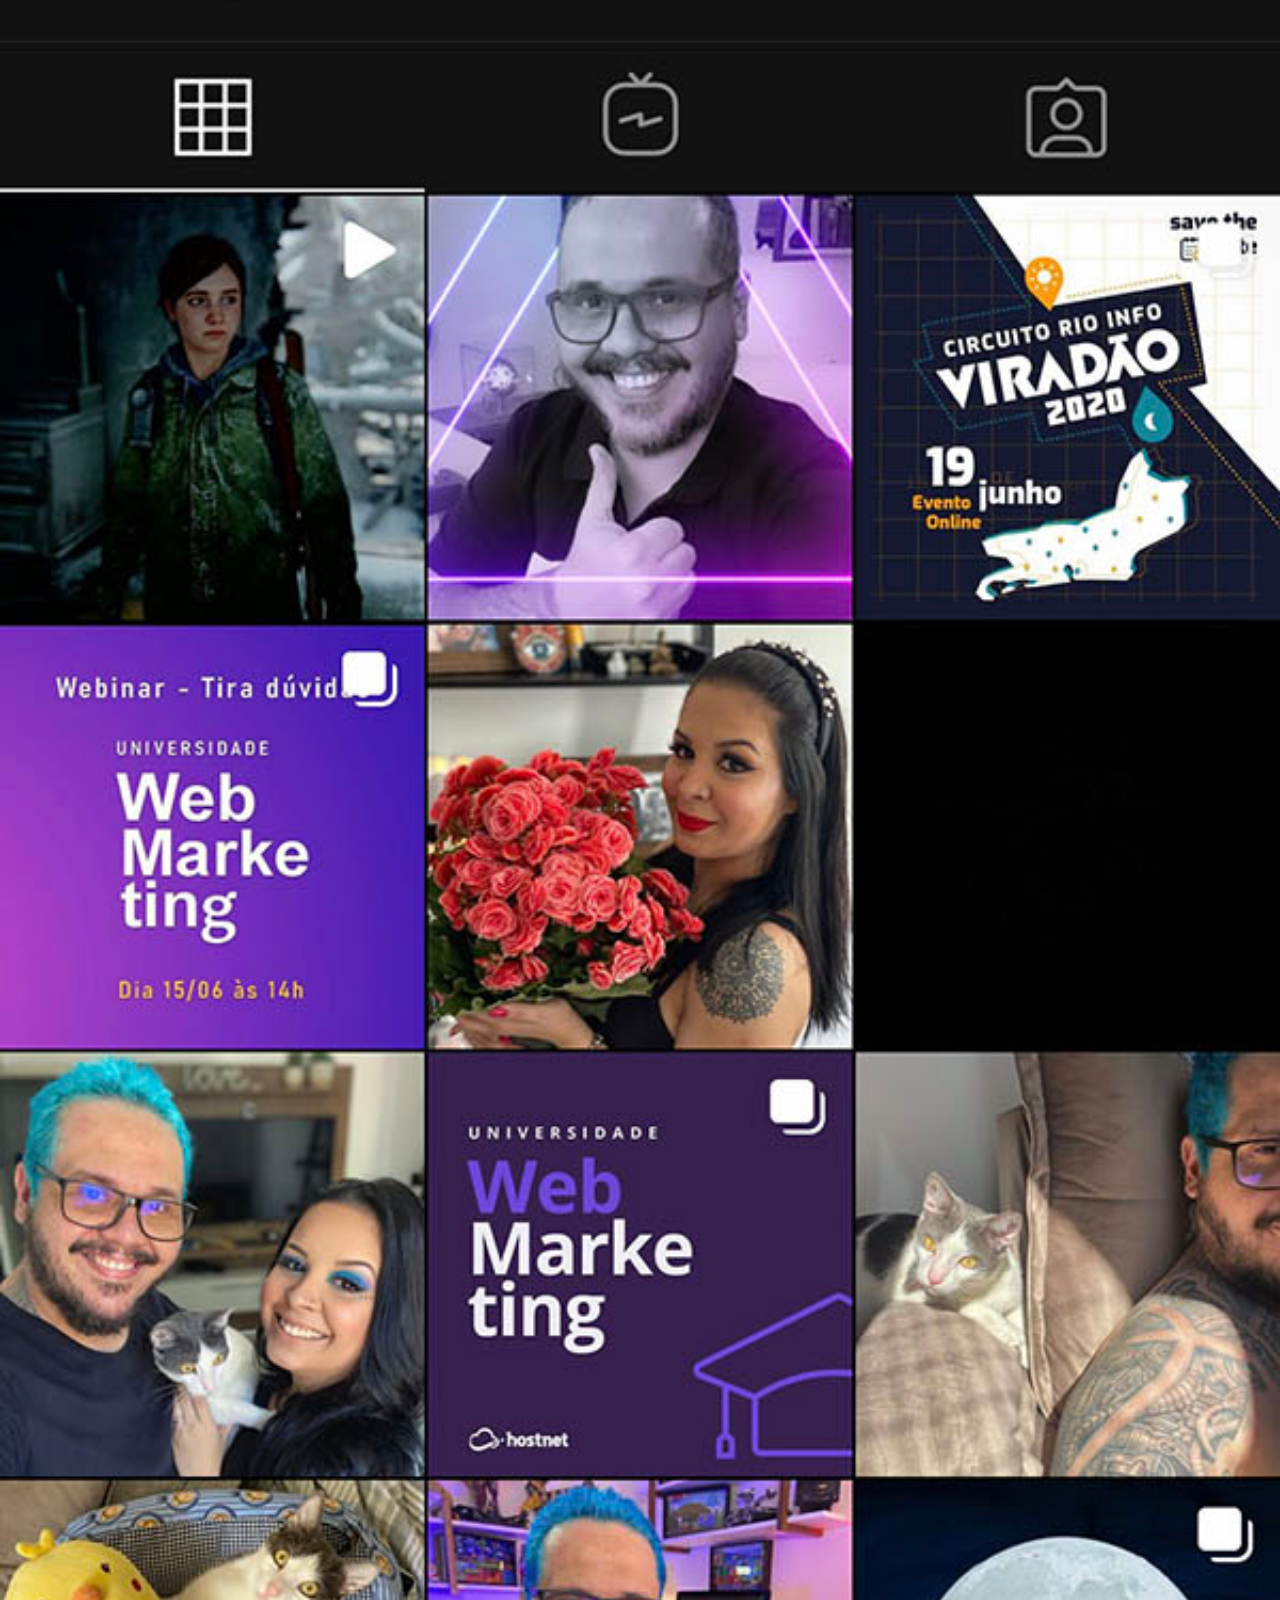
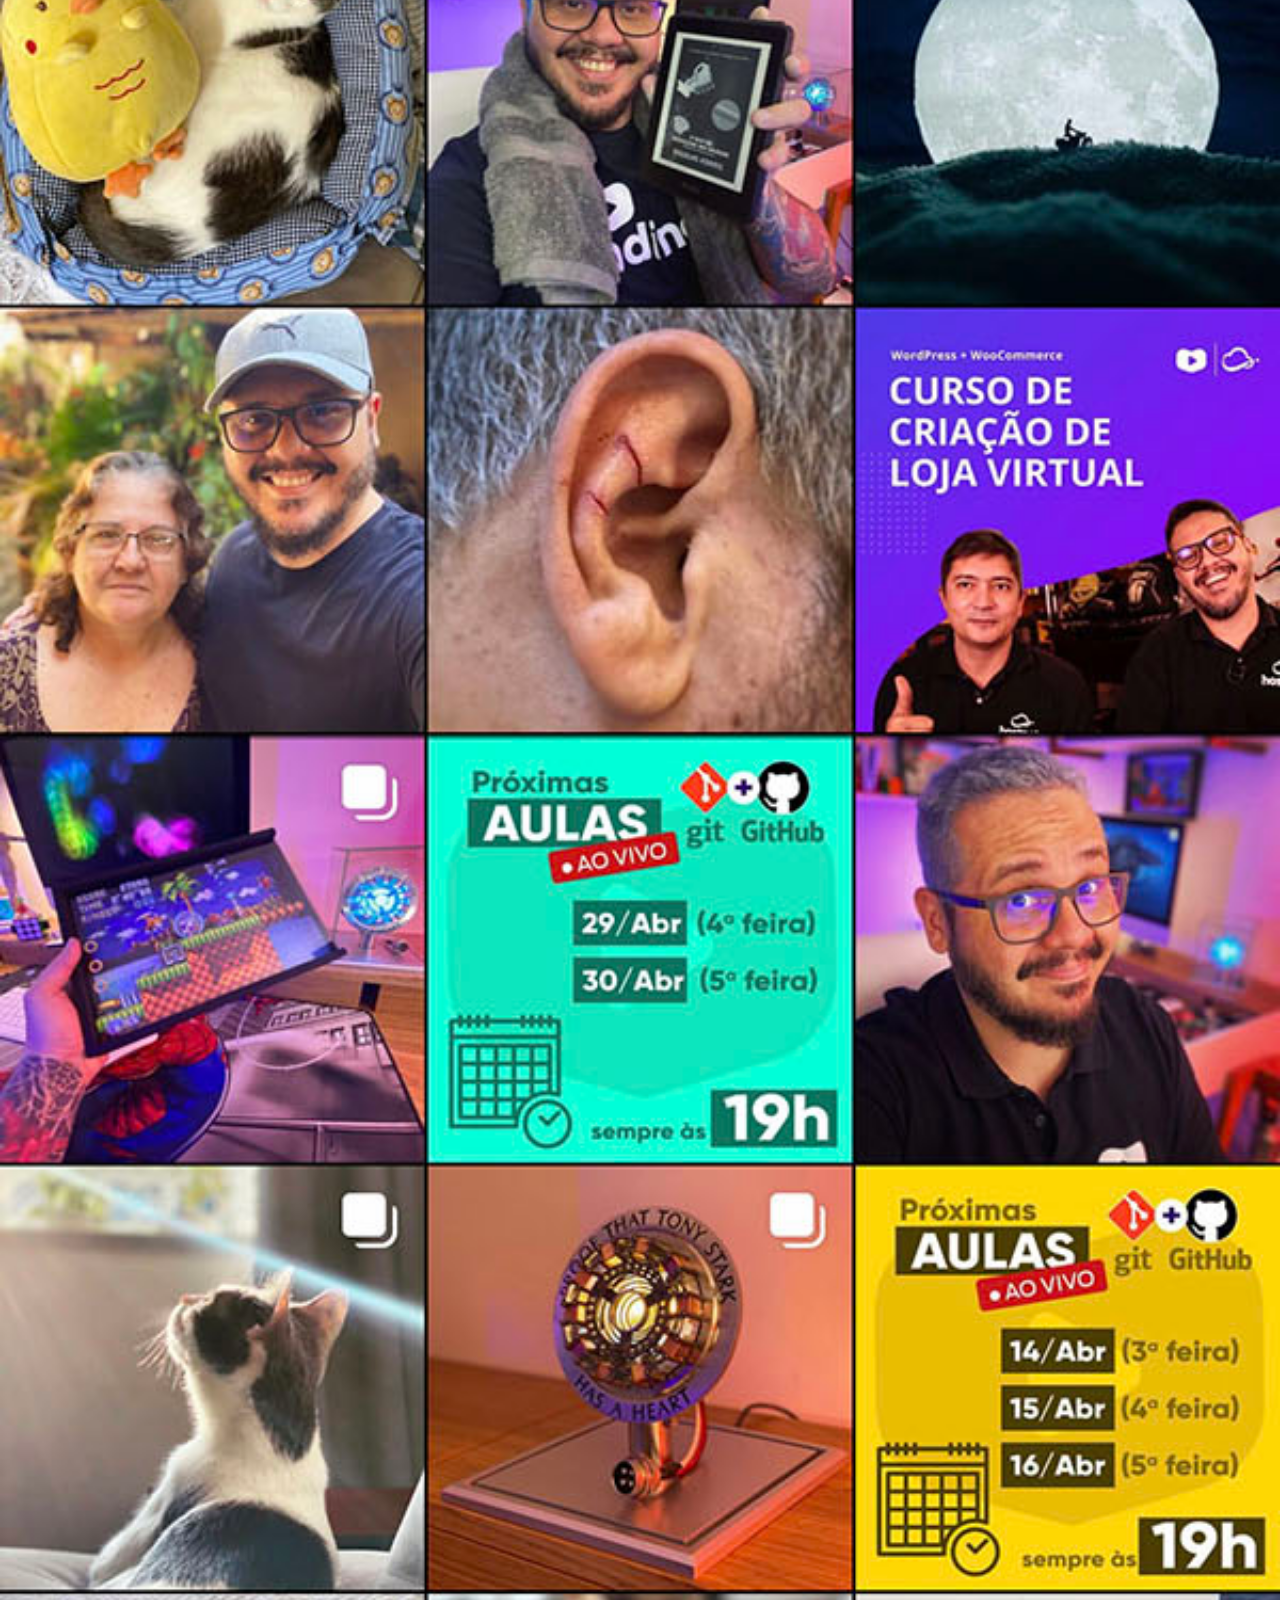
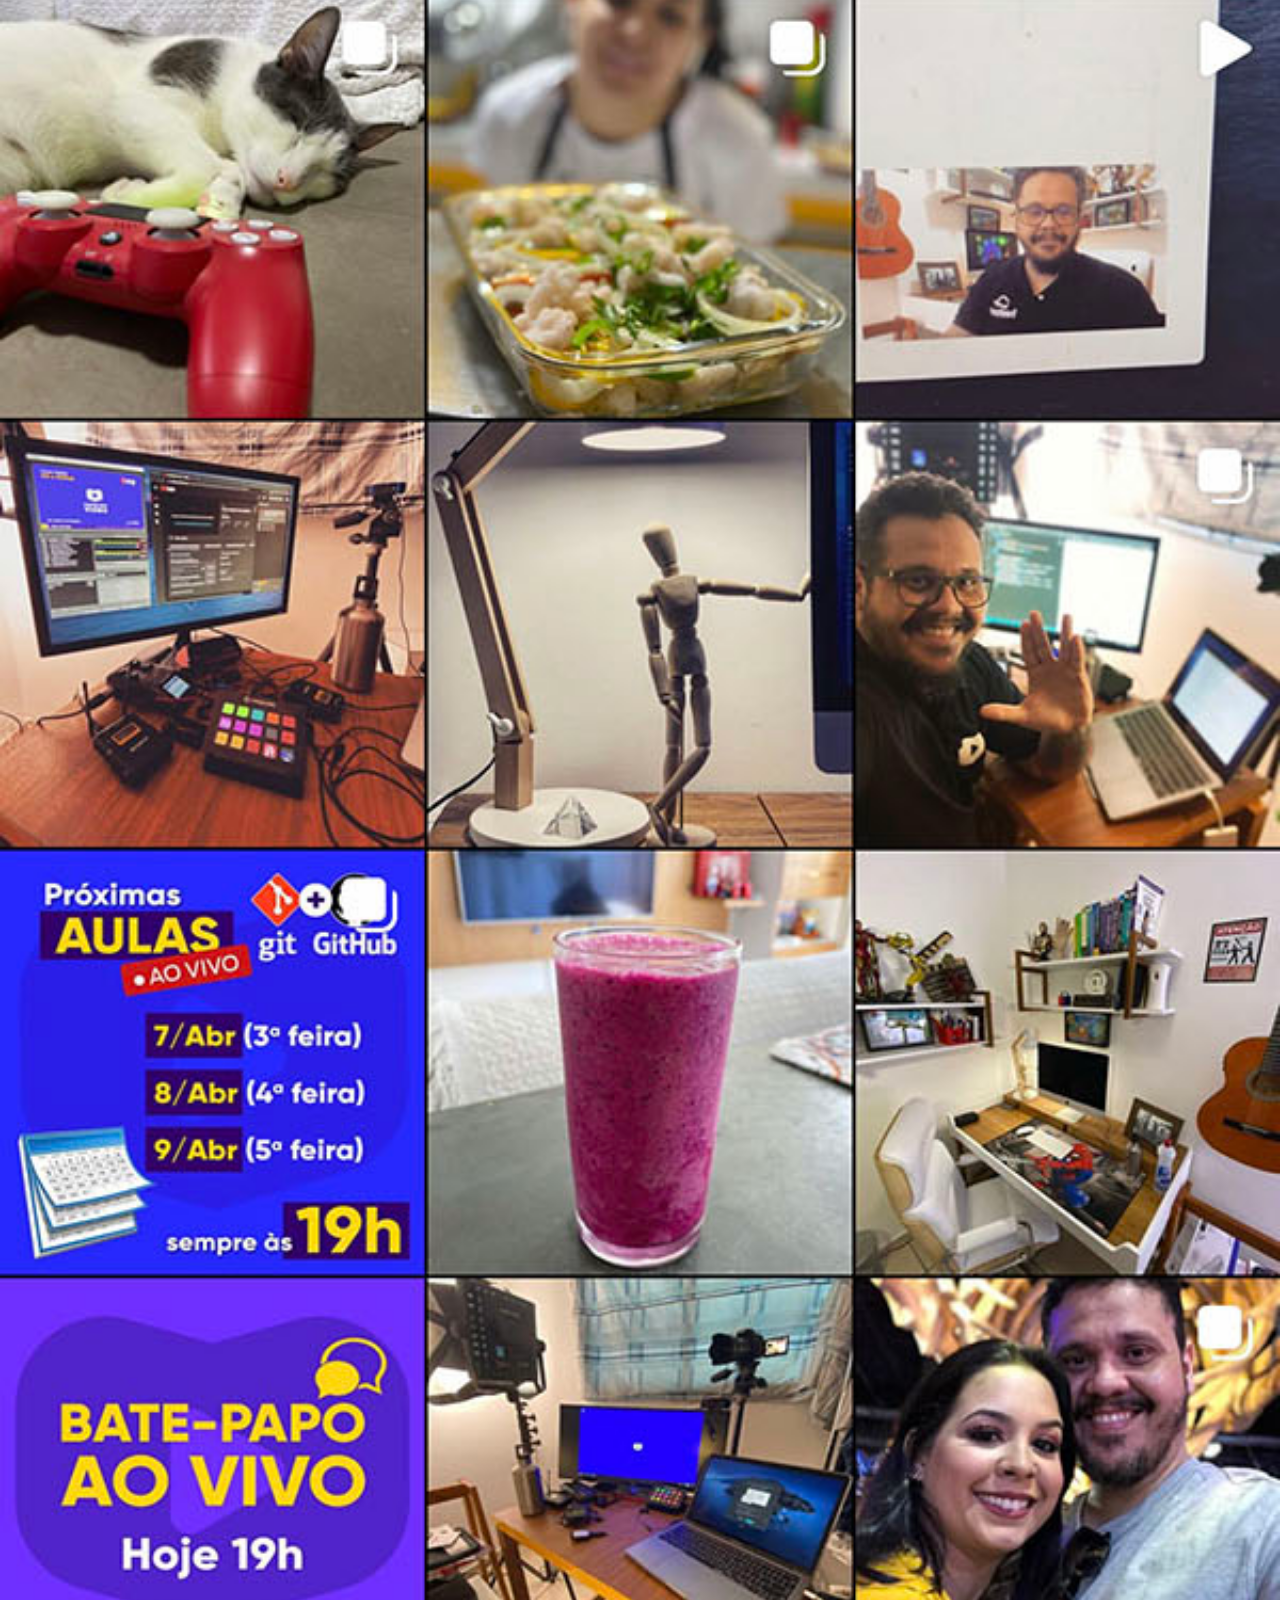
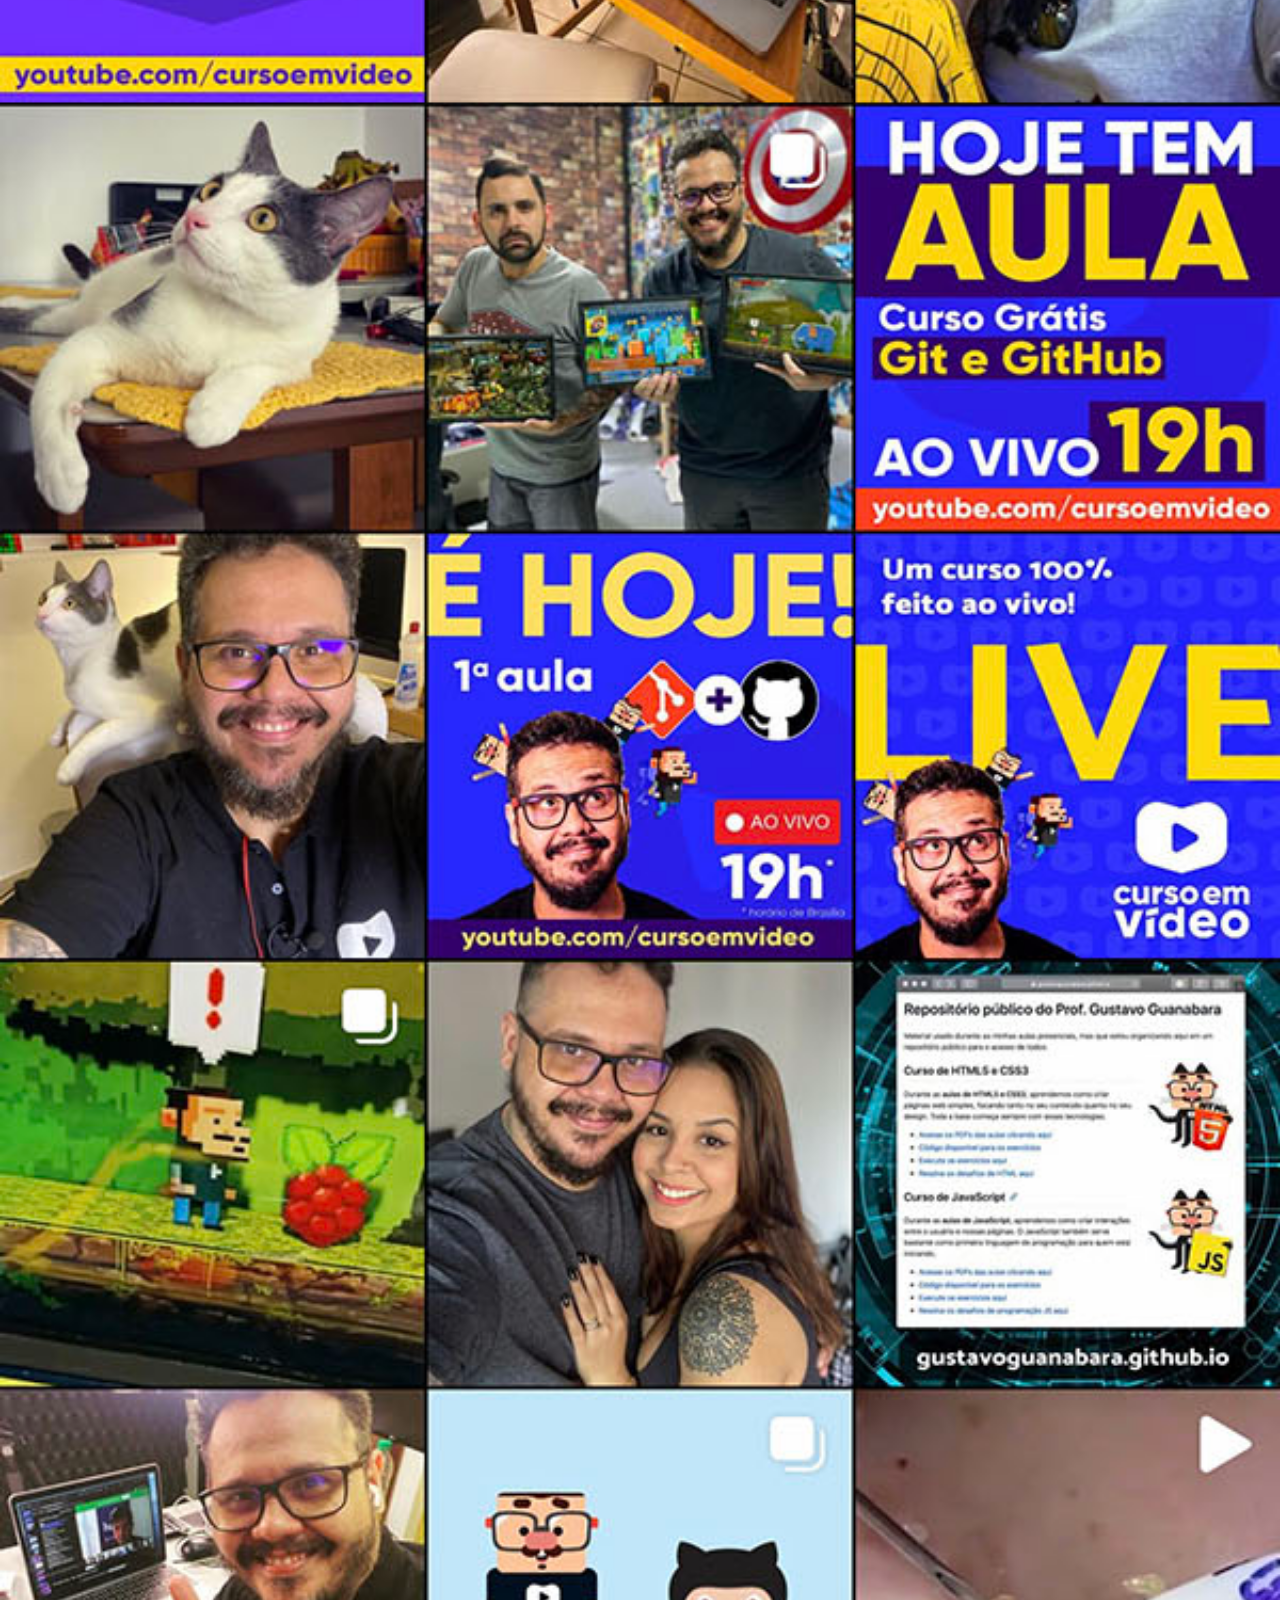
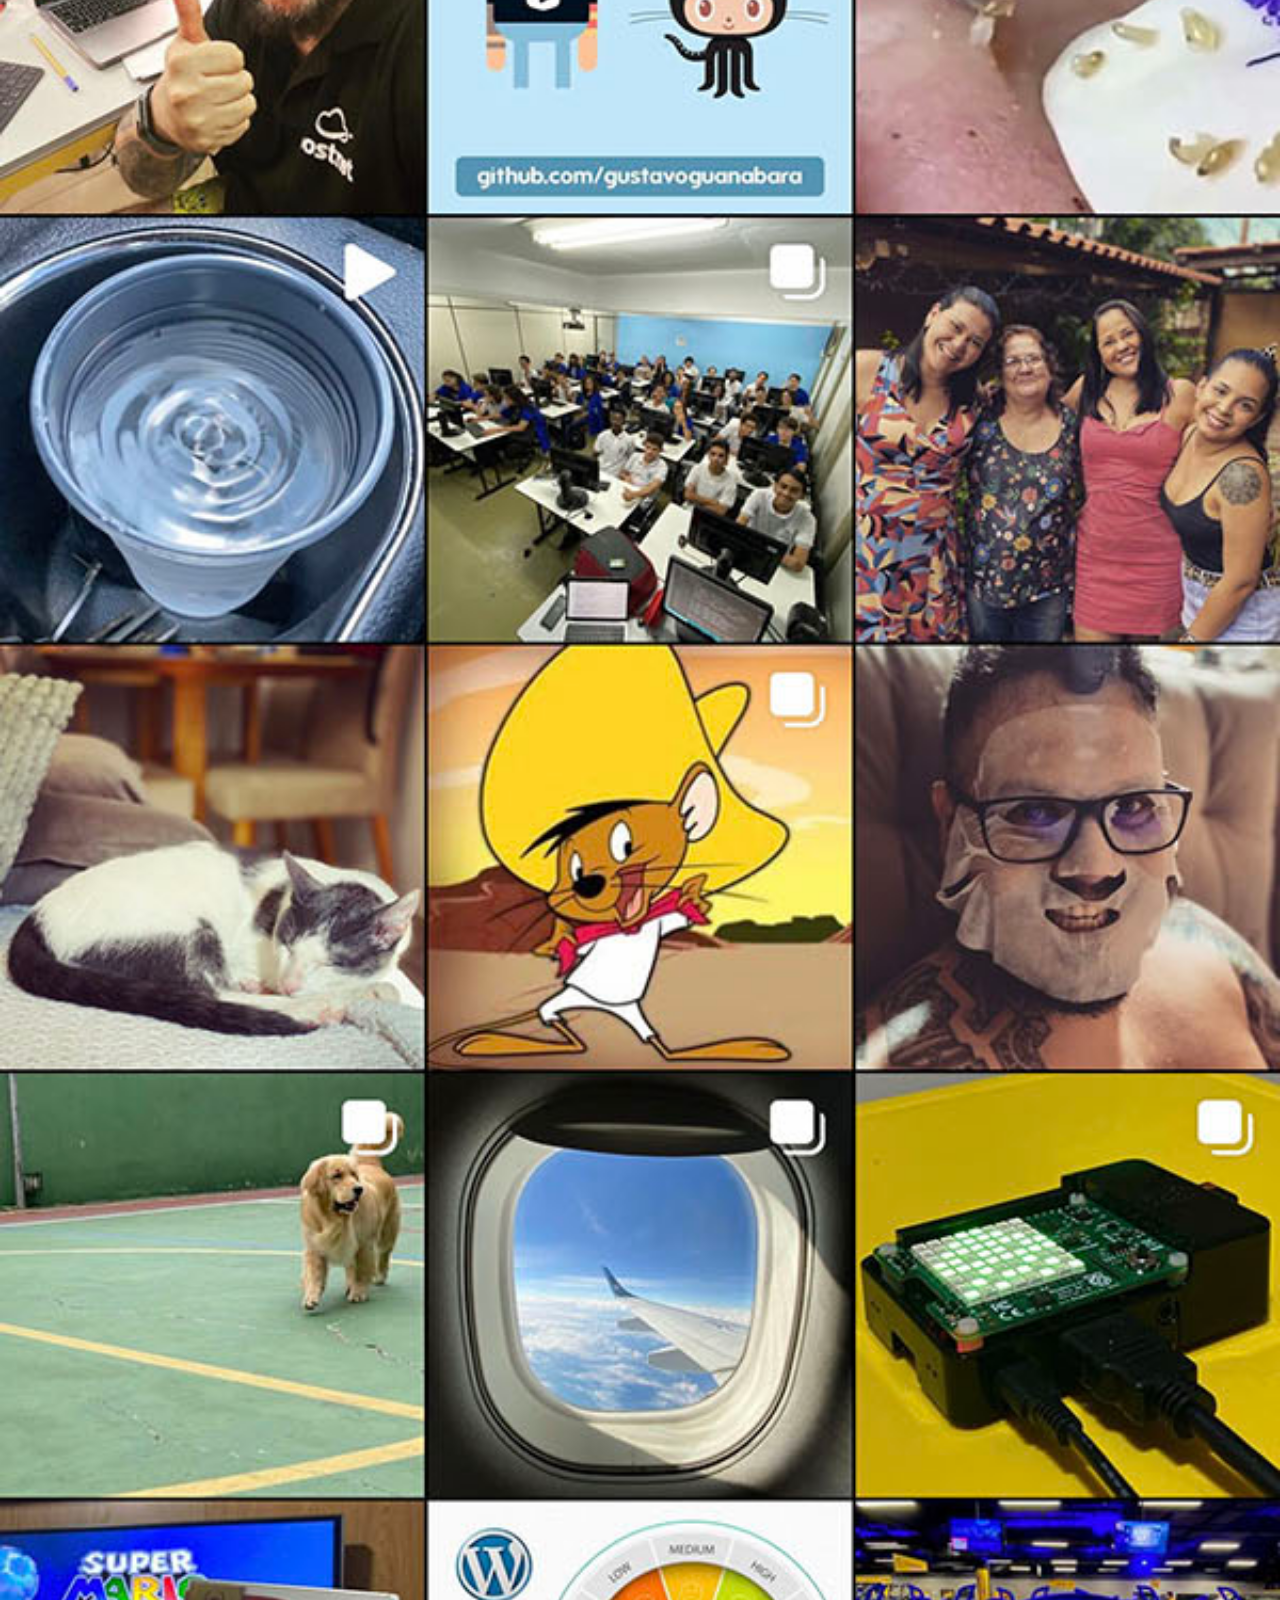
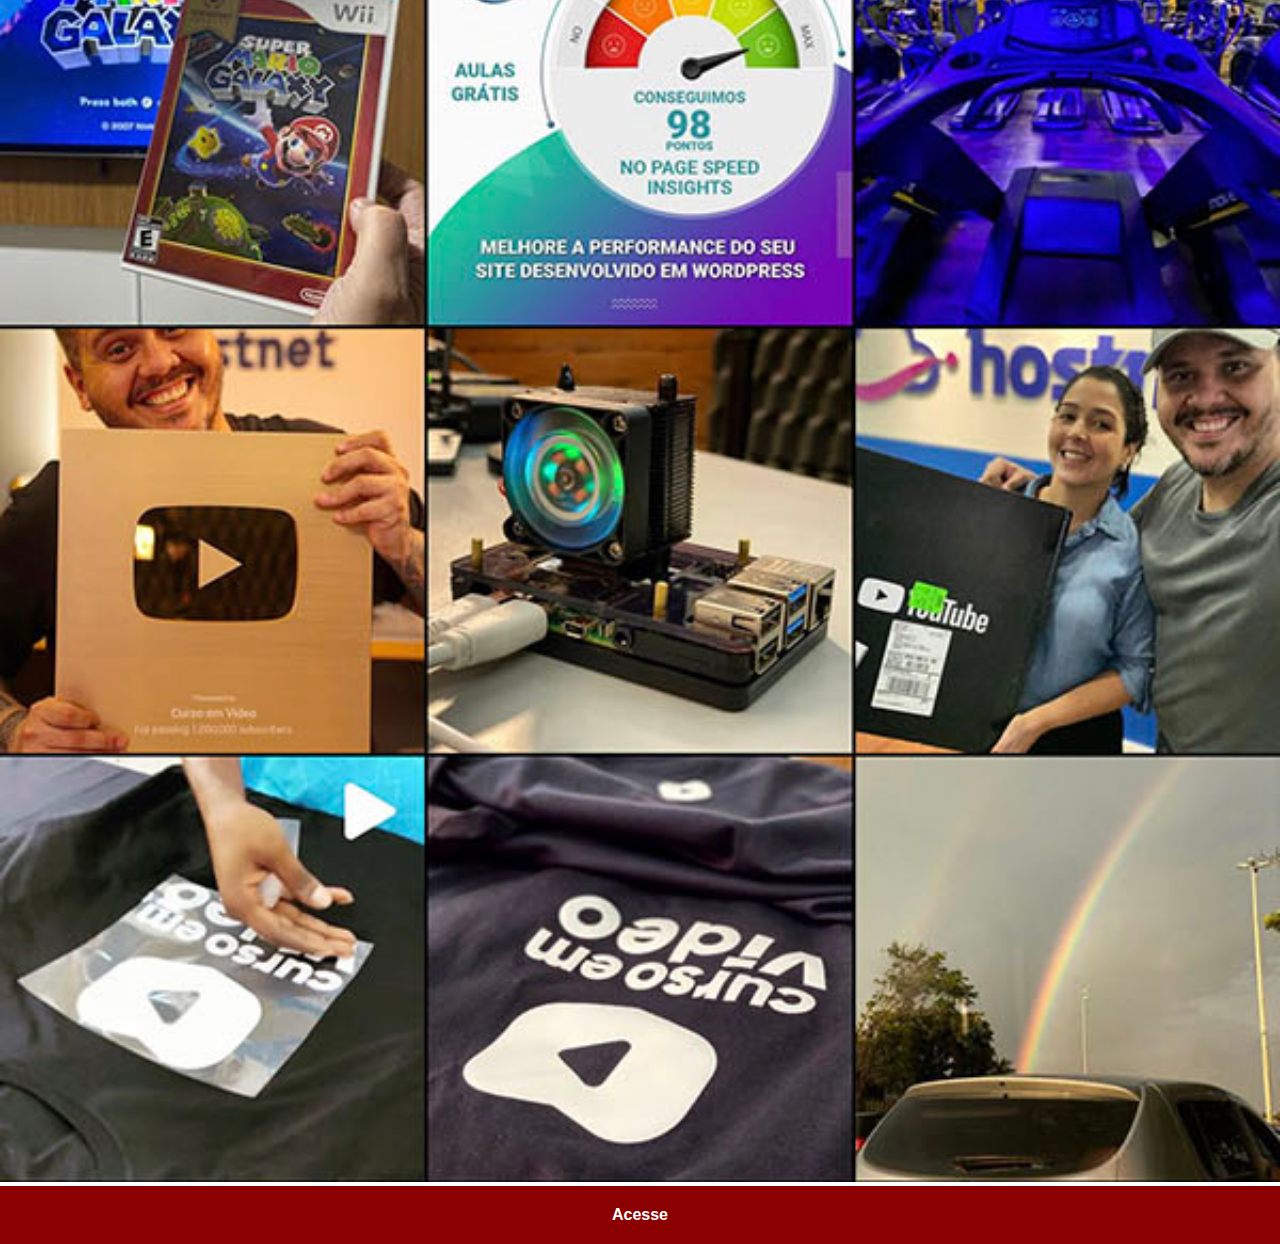
<file: instagram.html>
<!DOCTYPE html>
<html lang="pt-br">
<head>
    <meta charset="UTF-8">
    <meta name="viewport" content="width=device-width, initial-scale=1.0">
    <title>instagram</title>
    <link rel="stylesheet" href="estilo/social.css">
</head>
<body>
    <img src="imagens/tela-instagram.jpg" alt="Instagram">
    <a href="https://www.instagram.com/mayconlk_/" target="_blank">Acesse</a>
</body>
</html>
</file>
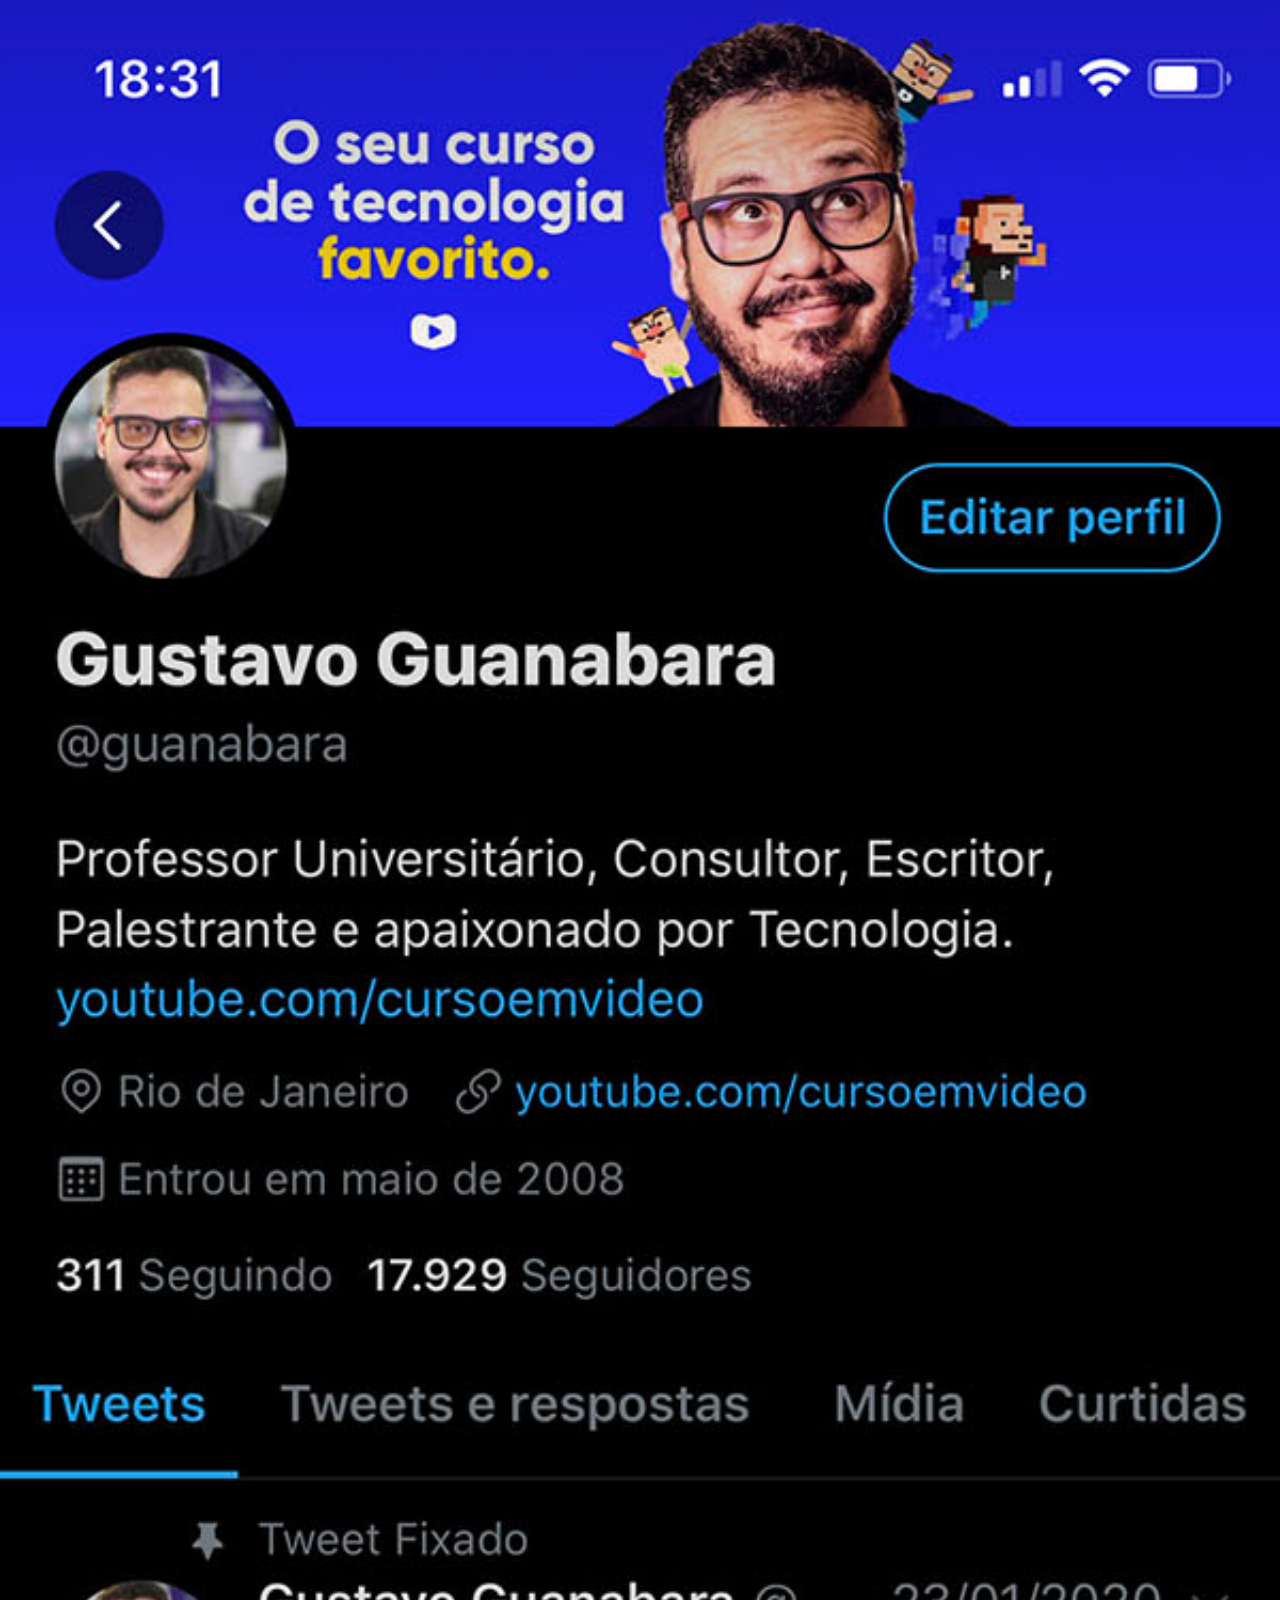
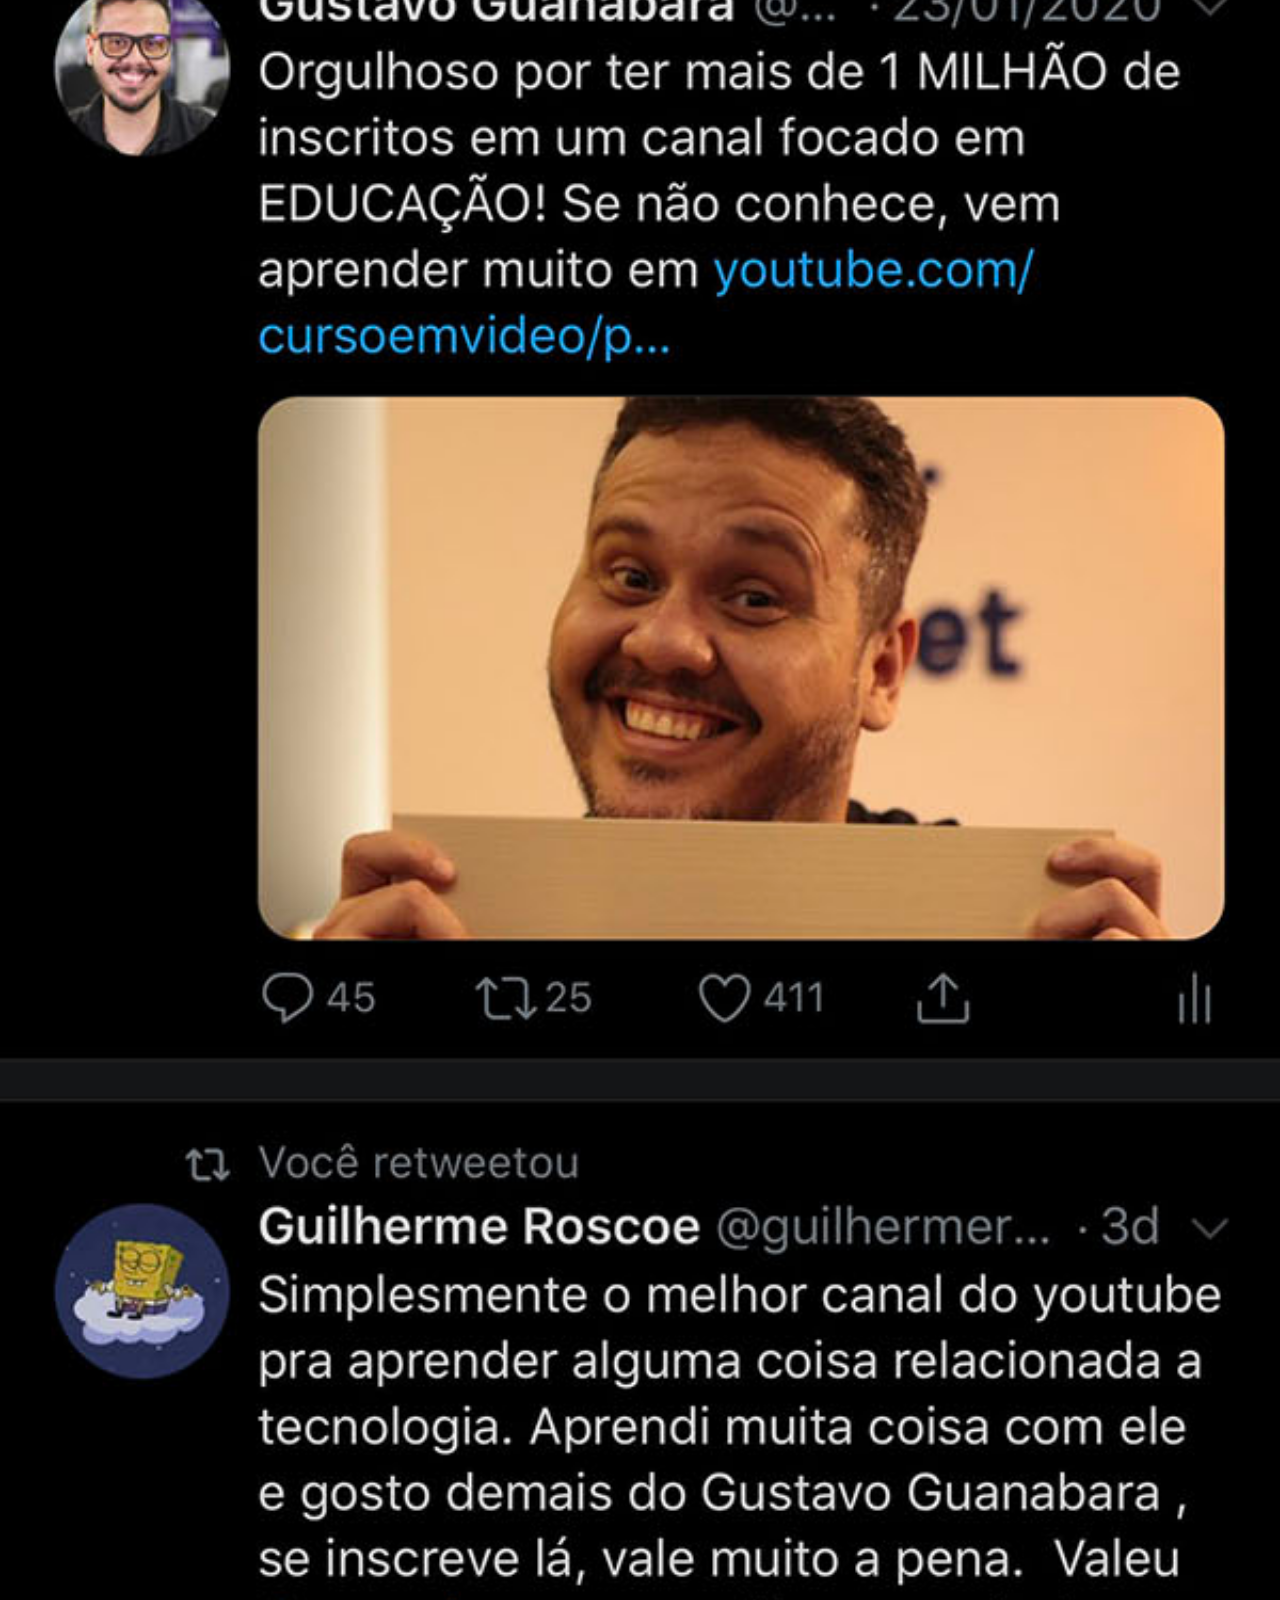
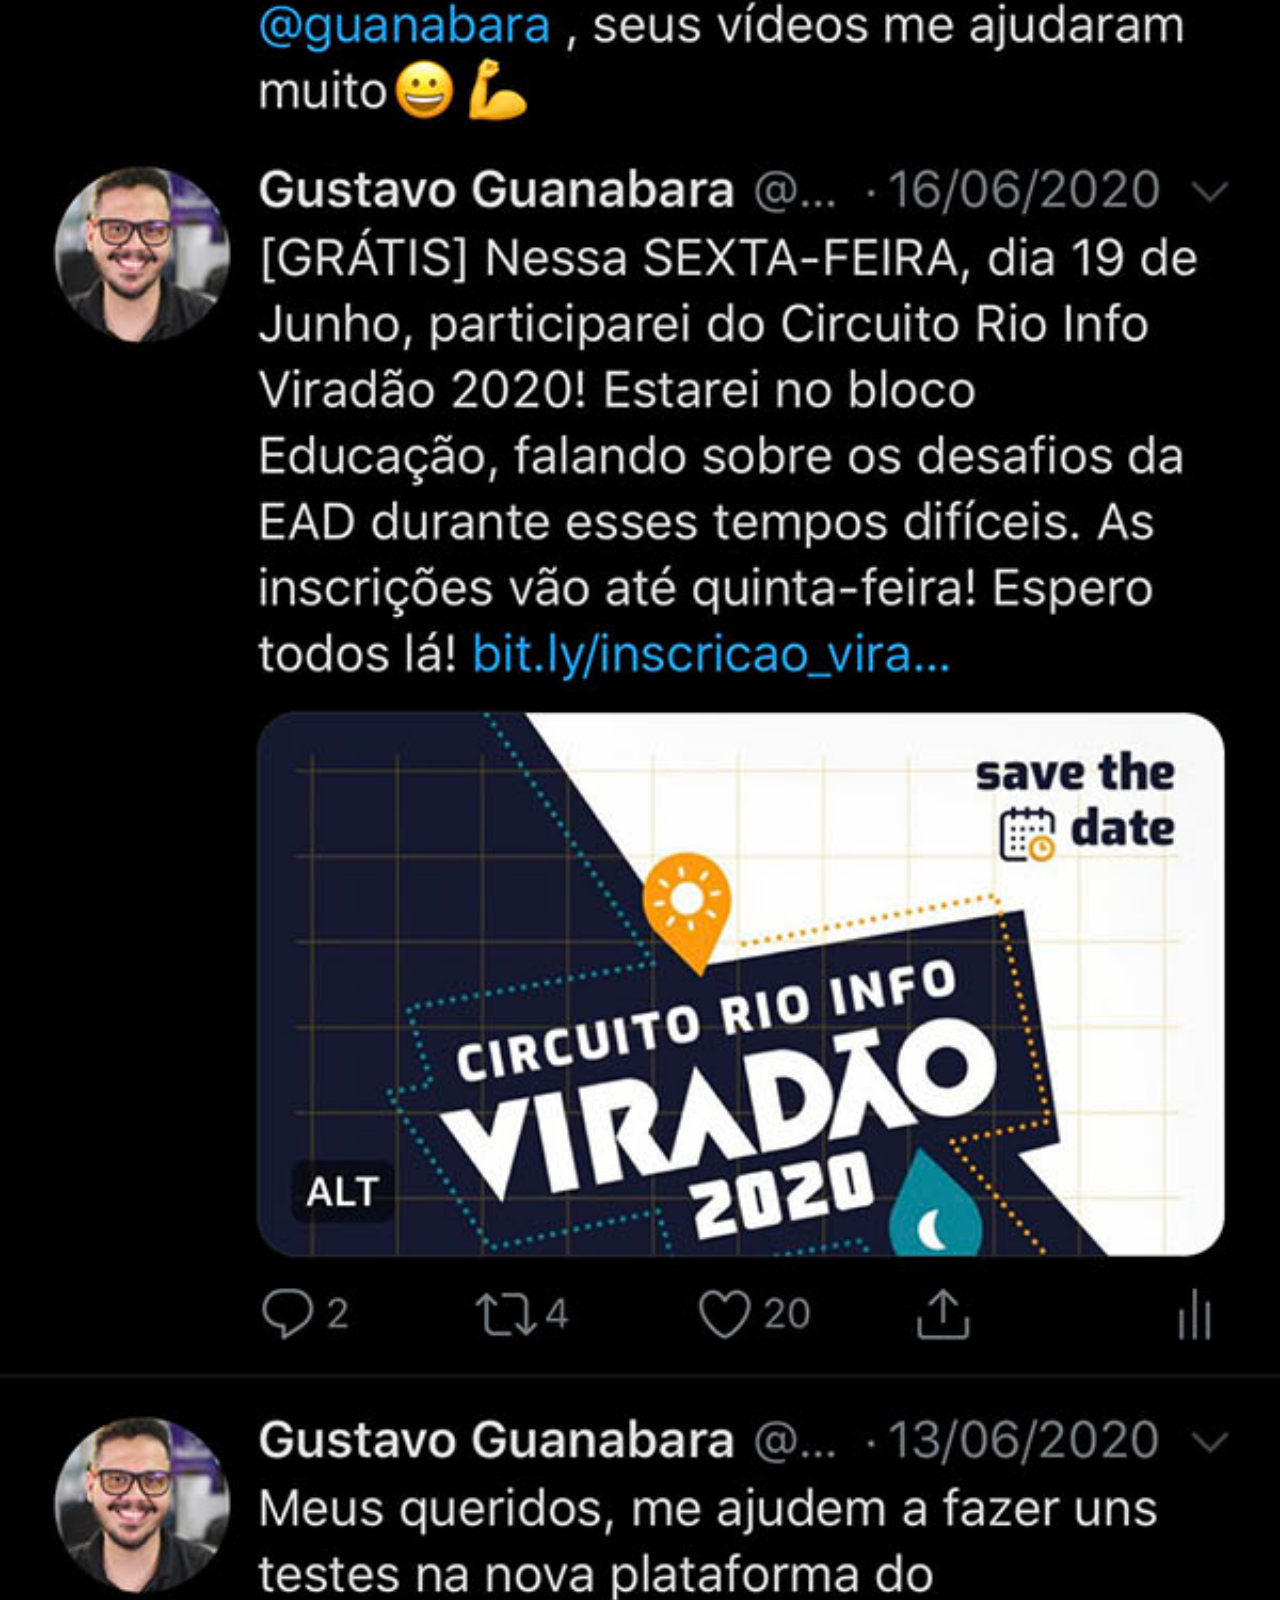
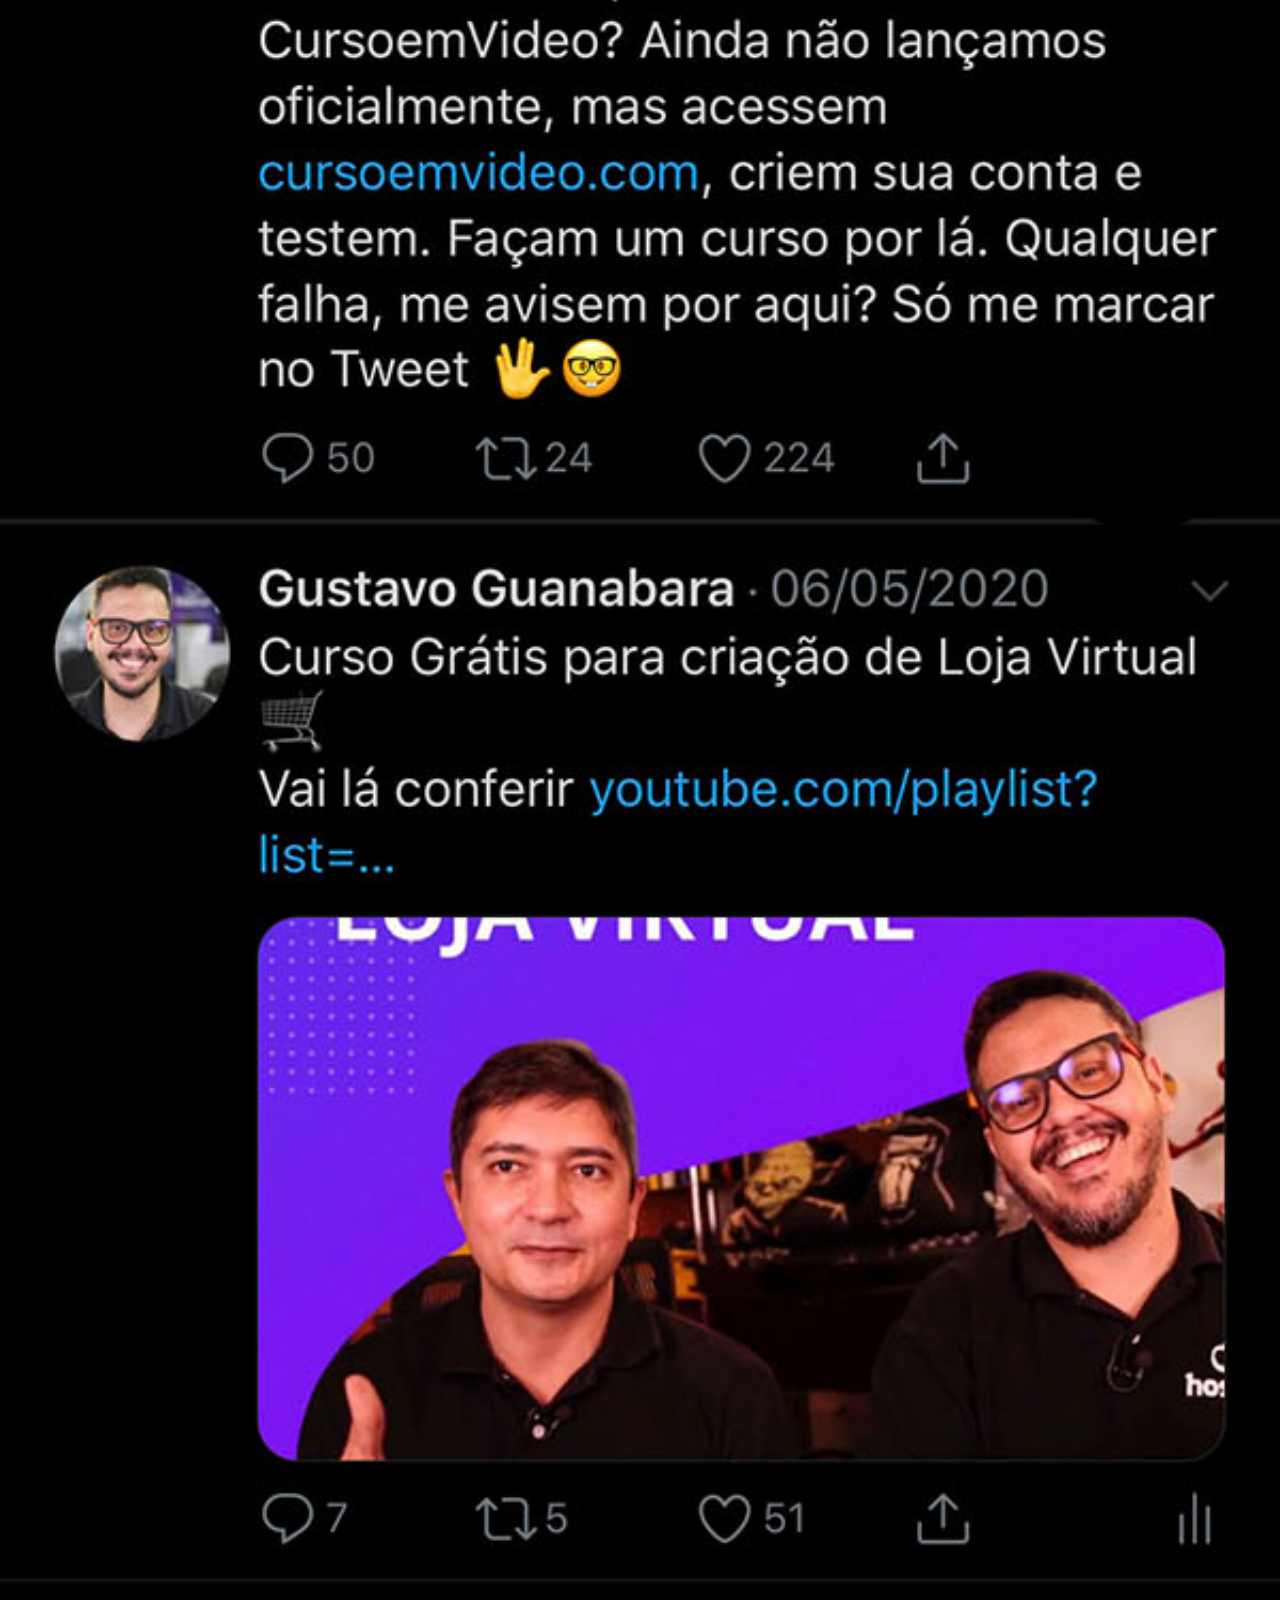
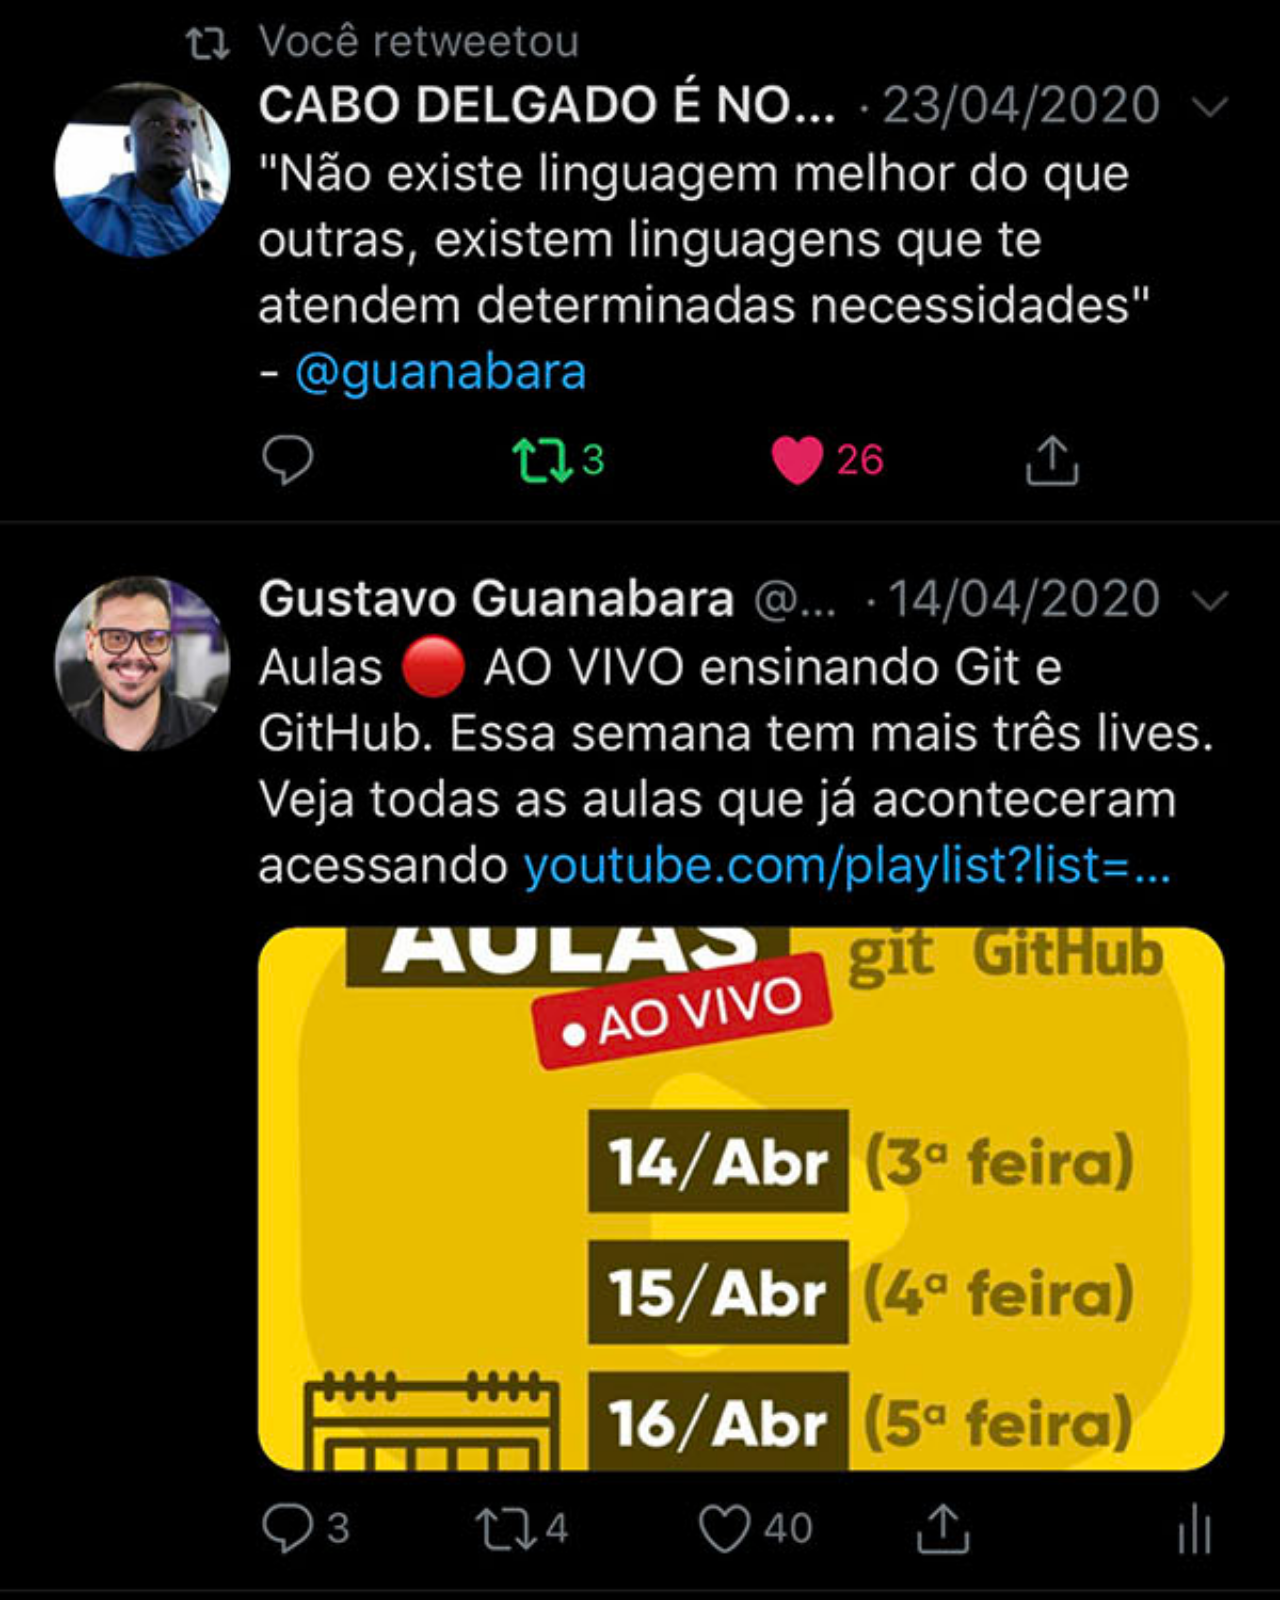
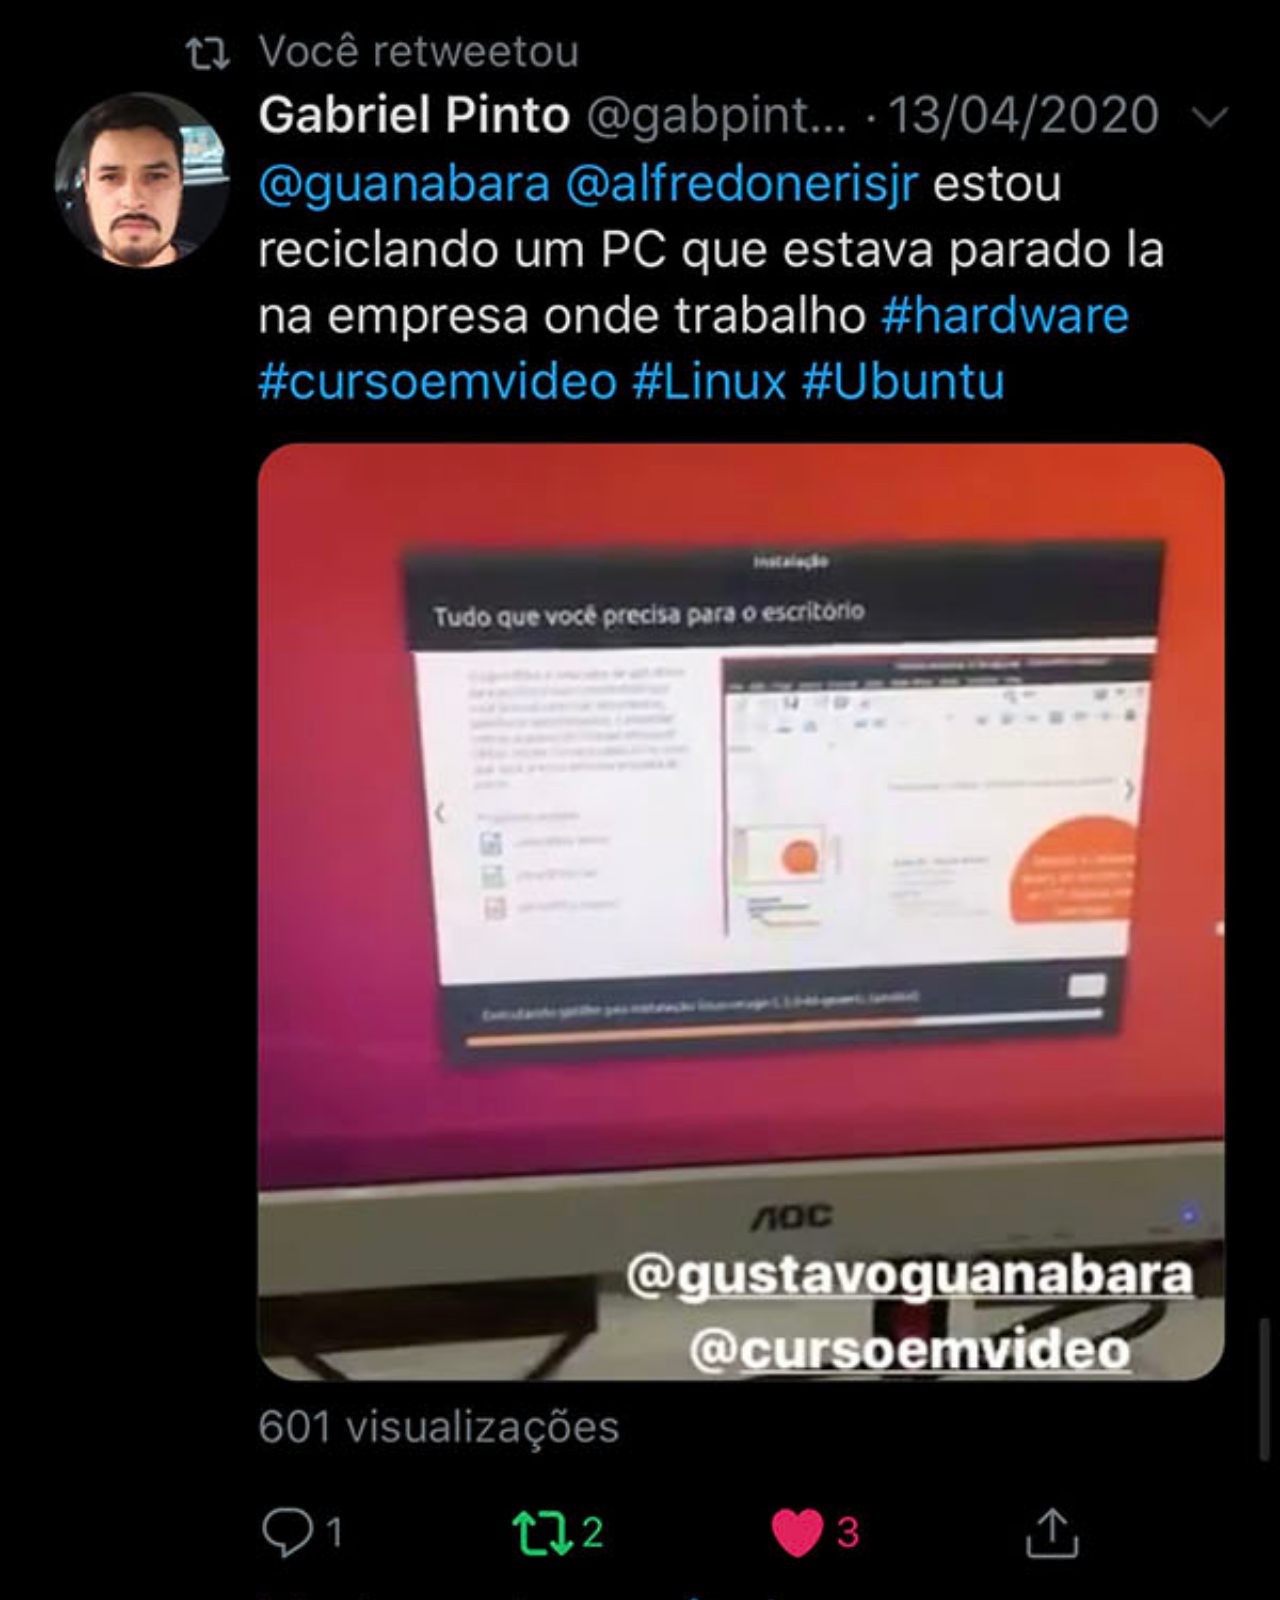
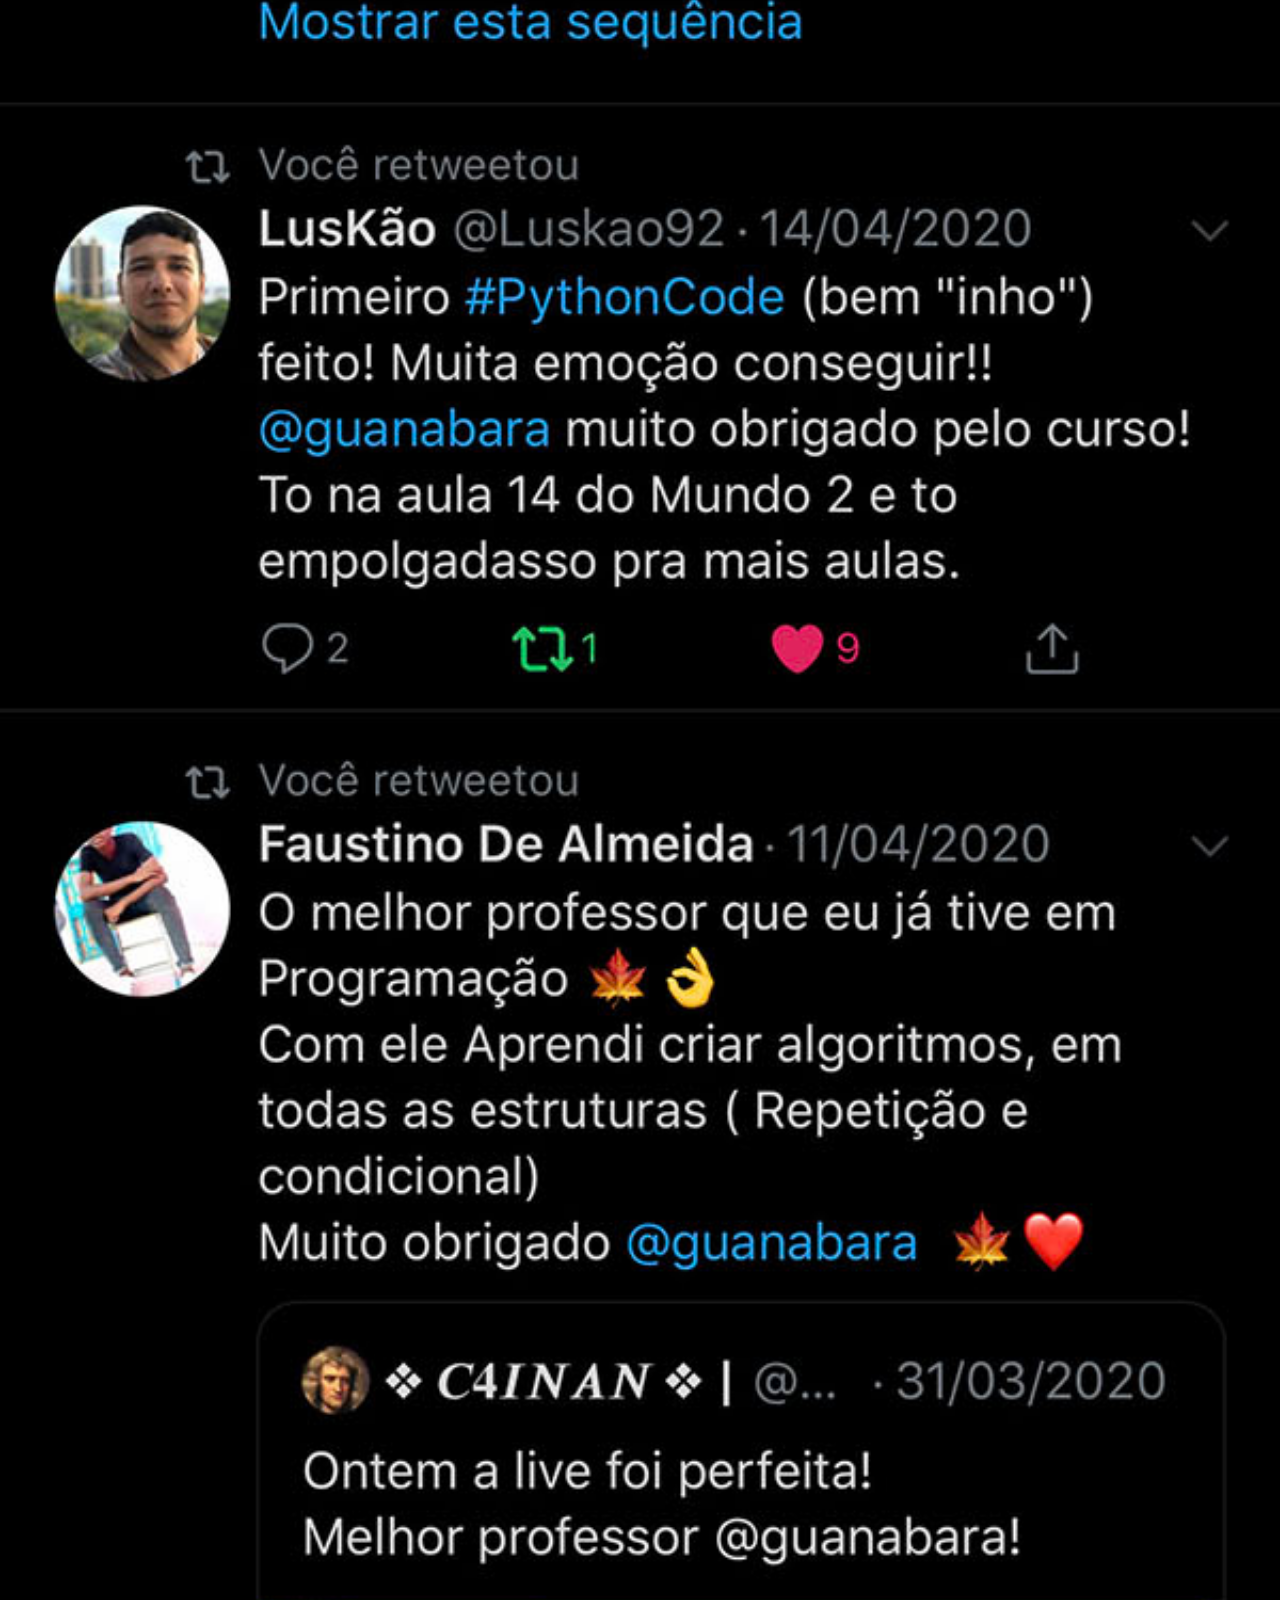
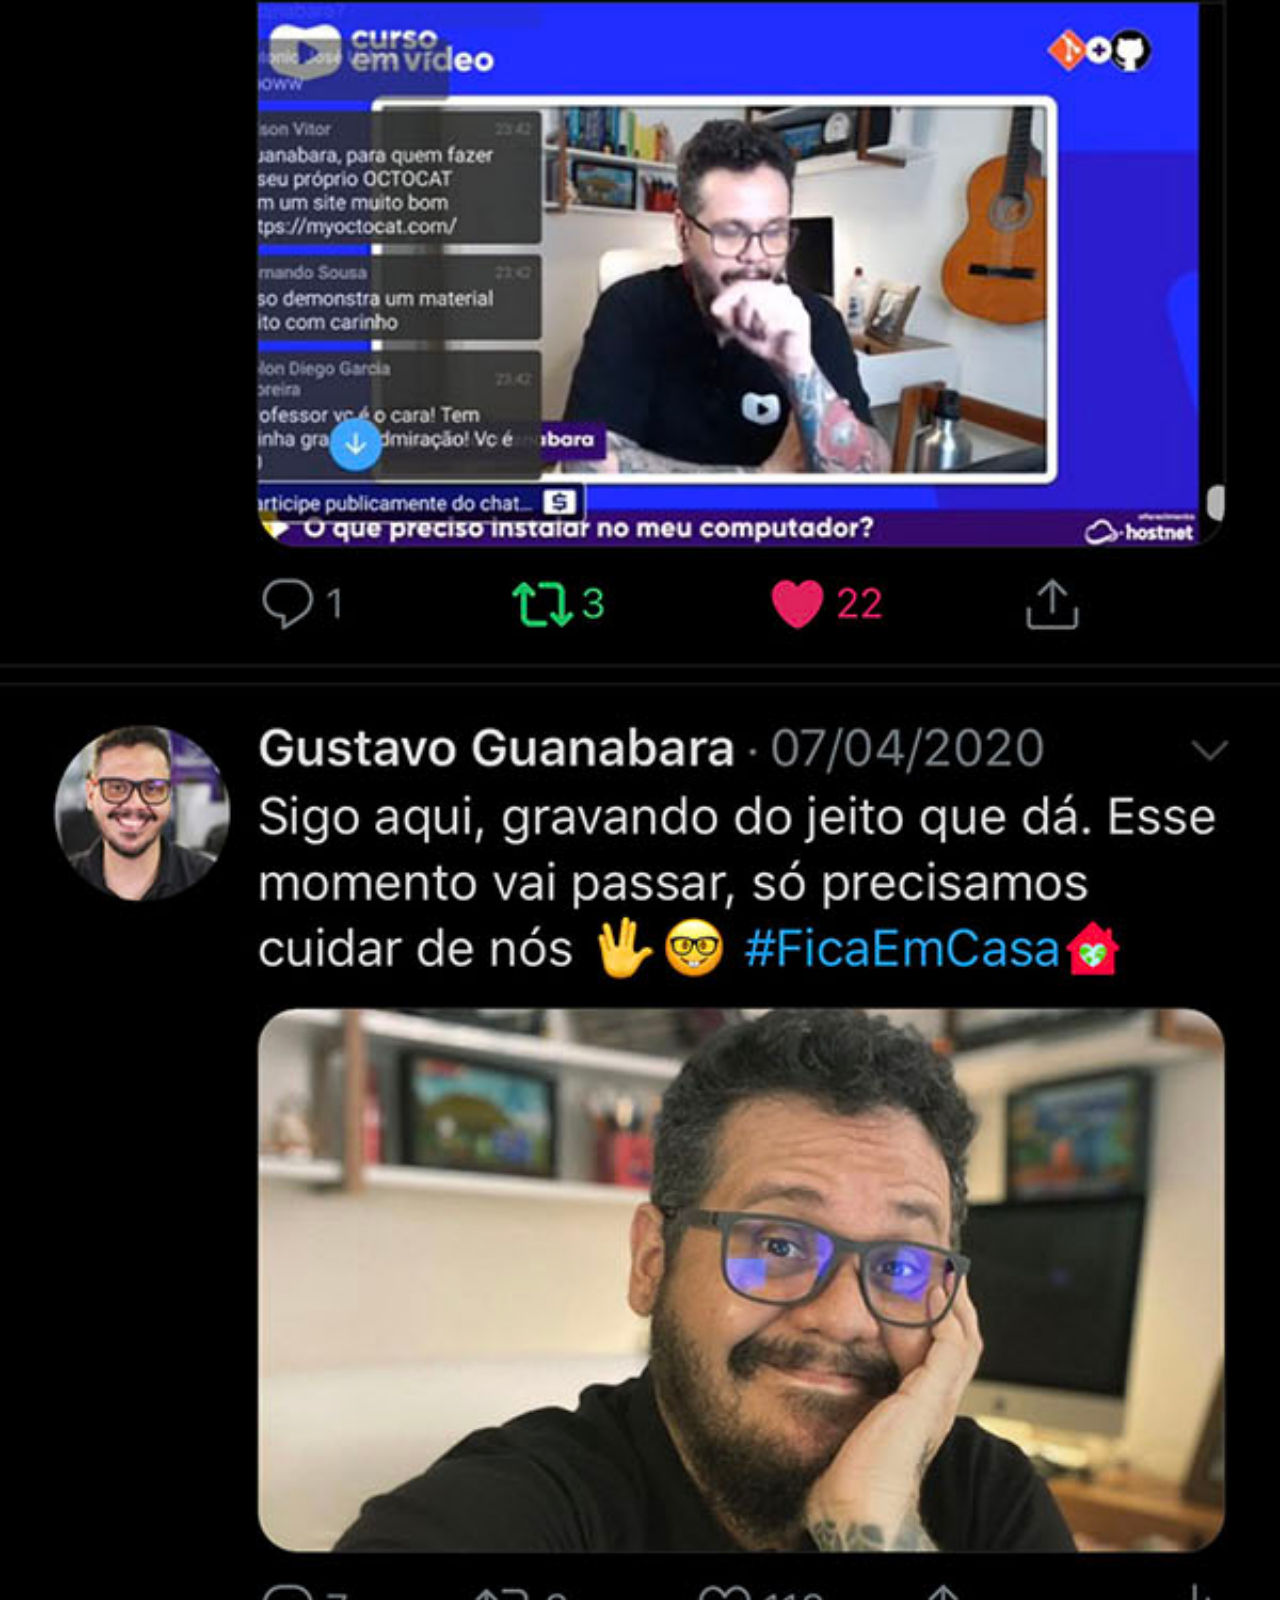
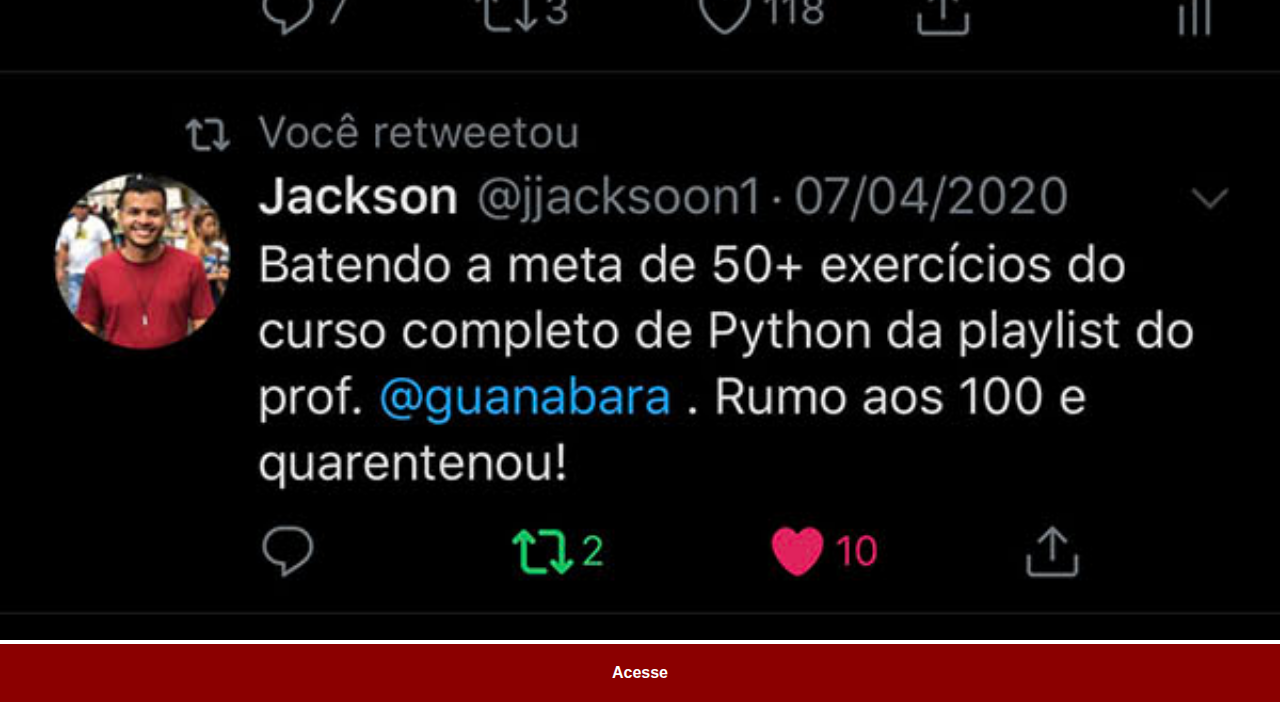
<file: twitter.html>
<!DOCTYPE html>
<html lang="pt-br">
<head>
    <meta charset="UTF-8">
    <meta name="viewport" content="width=device-width, initial-scale=1.0">
    <title>Twitter</title>
    <link rel="stylesheet" href="estilo/social.css">
</head>
<body>
    <img src="imagens/tela-twitter.jpg" alt="Twitter">
    <a href="https://twitter.com/MayconDoArraxca" target="_blank">Acesse</a>
</body>
</html>
</file>
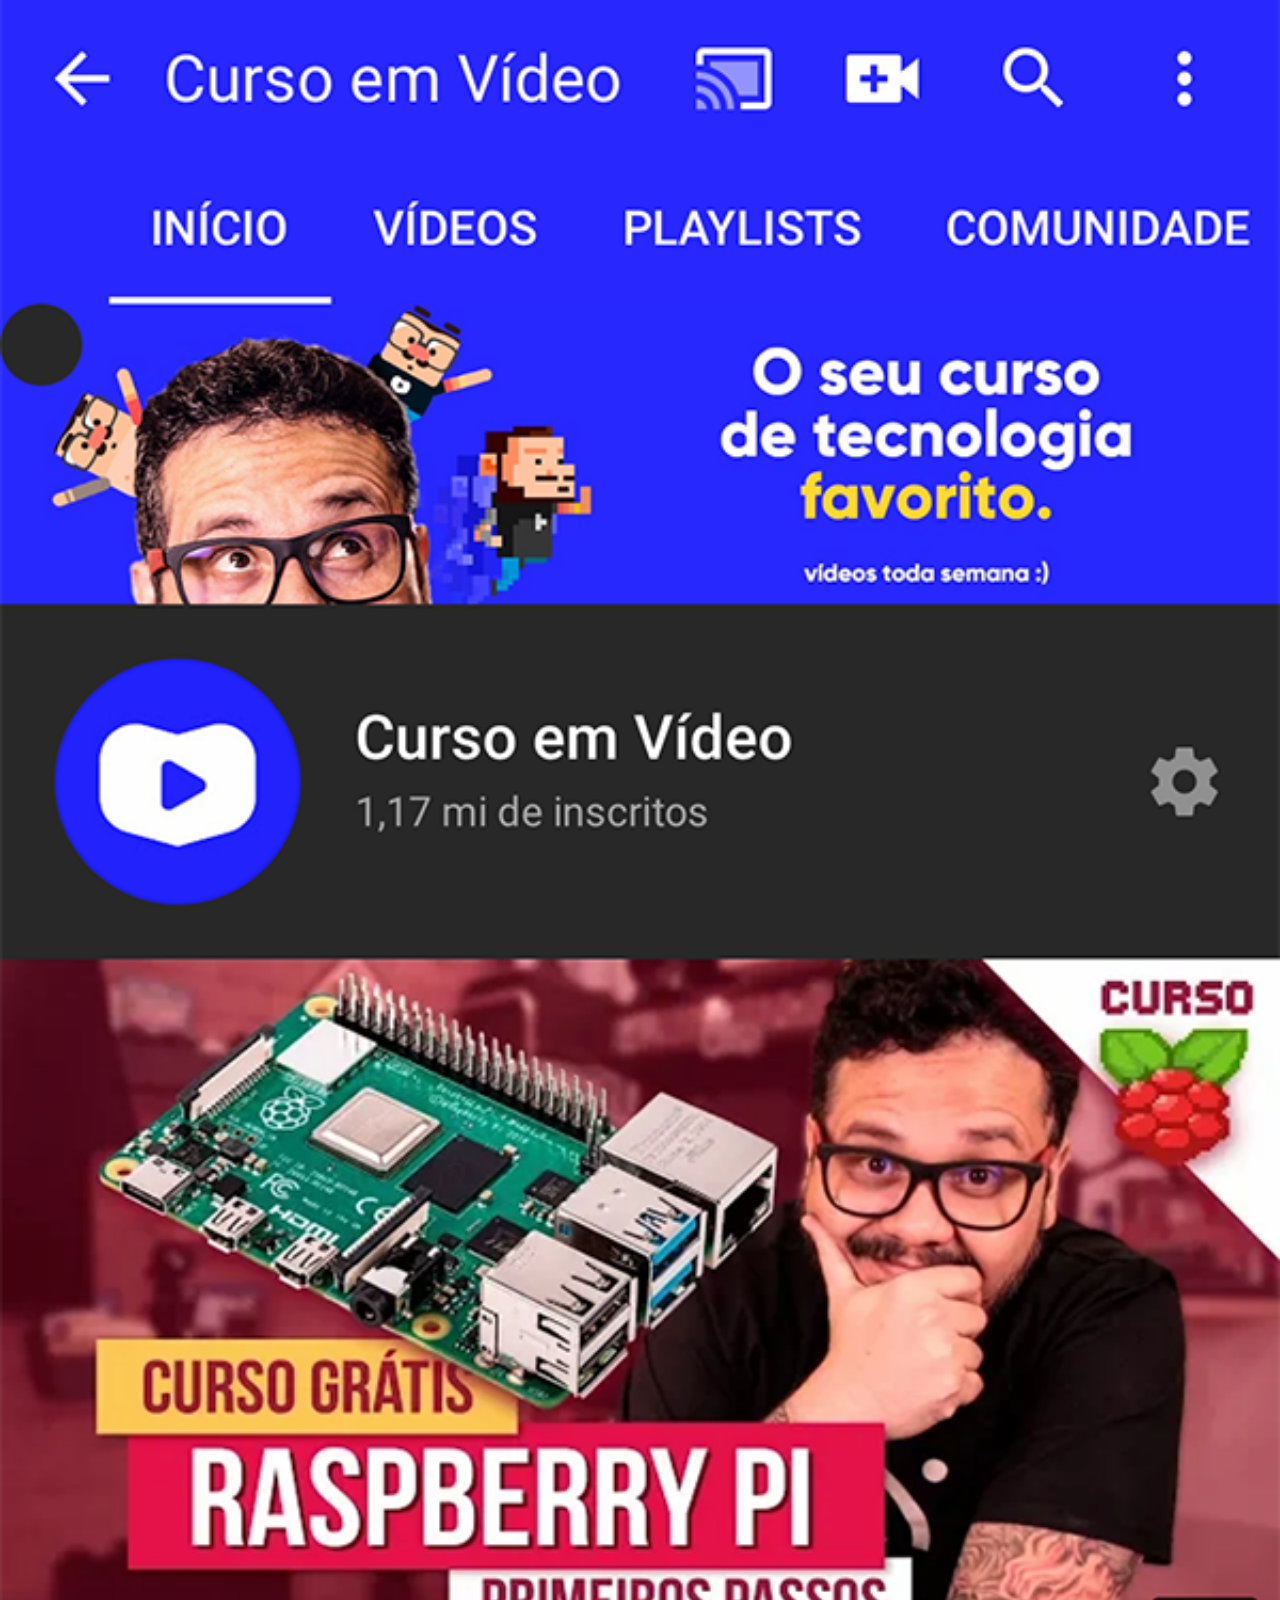
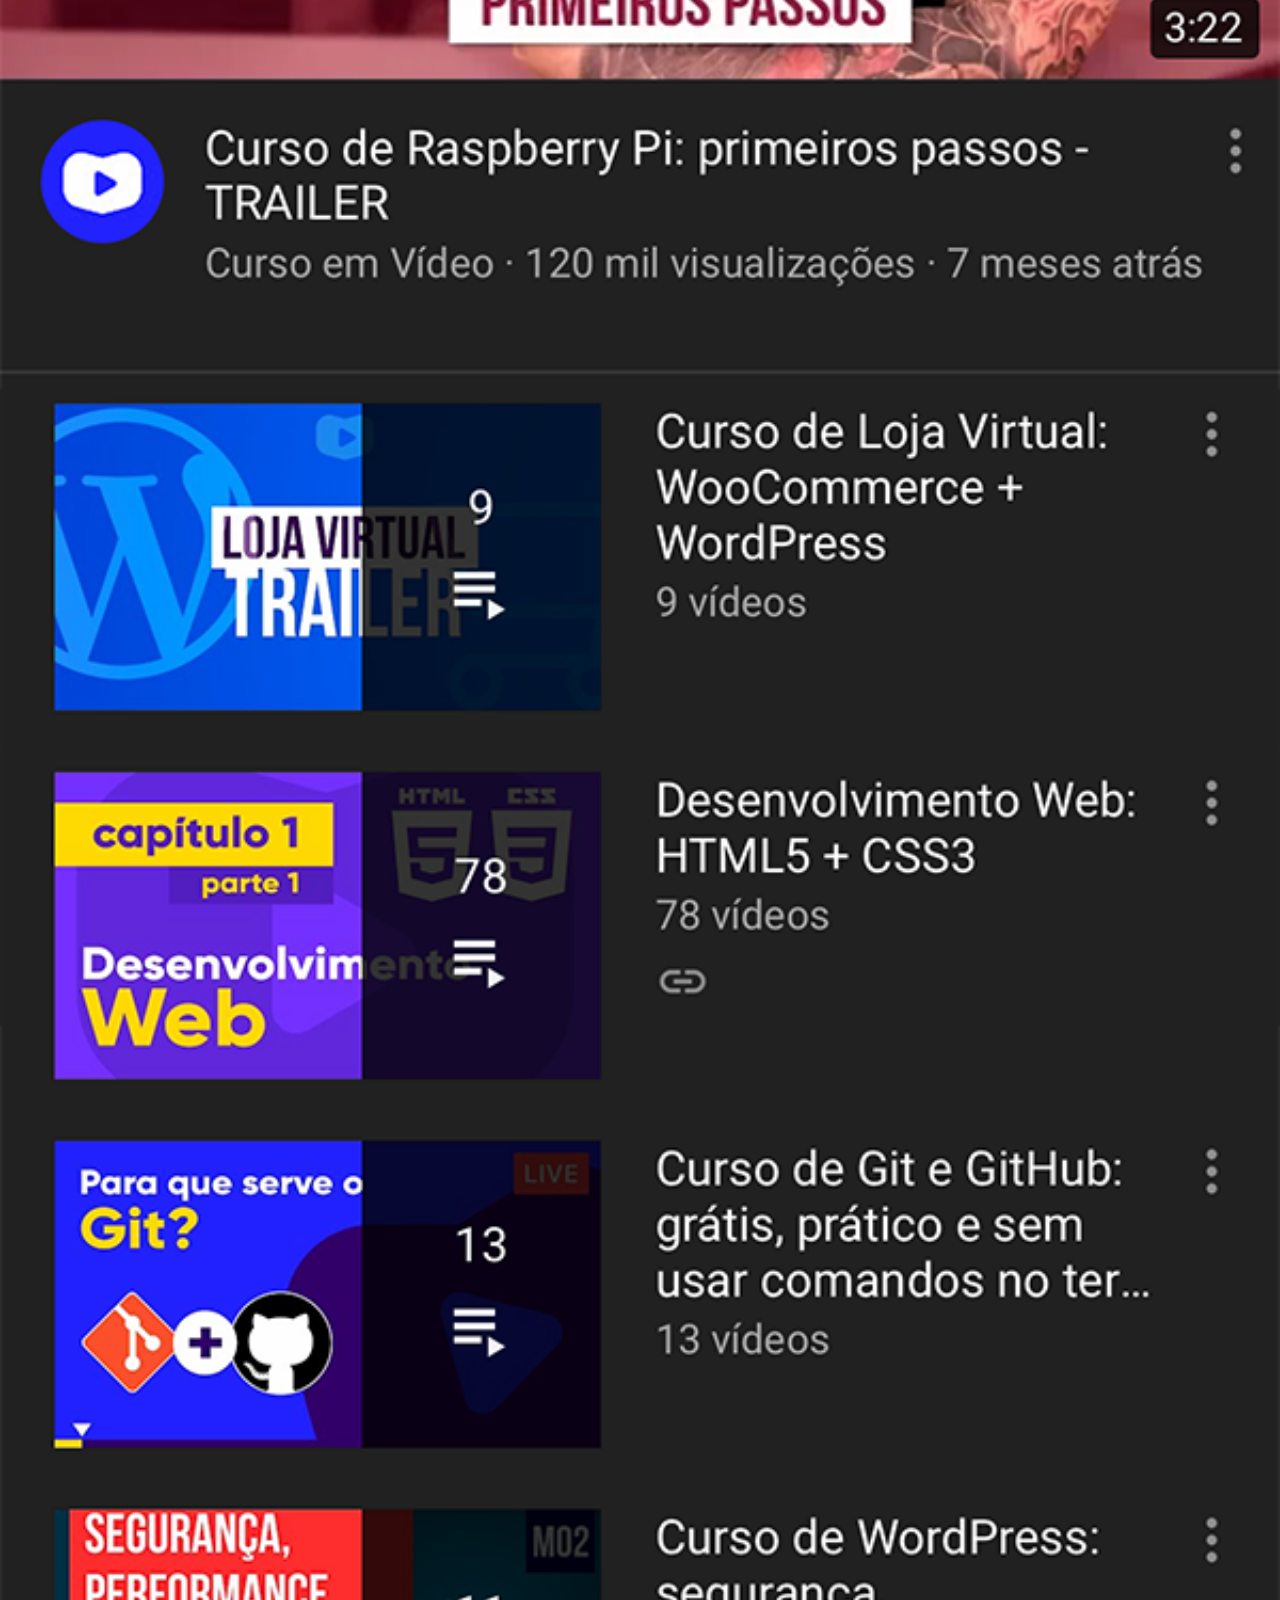
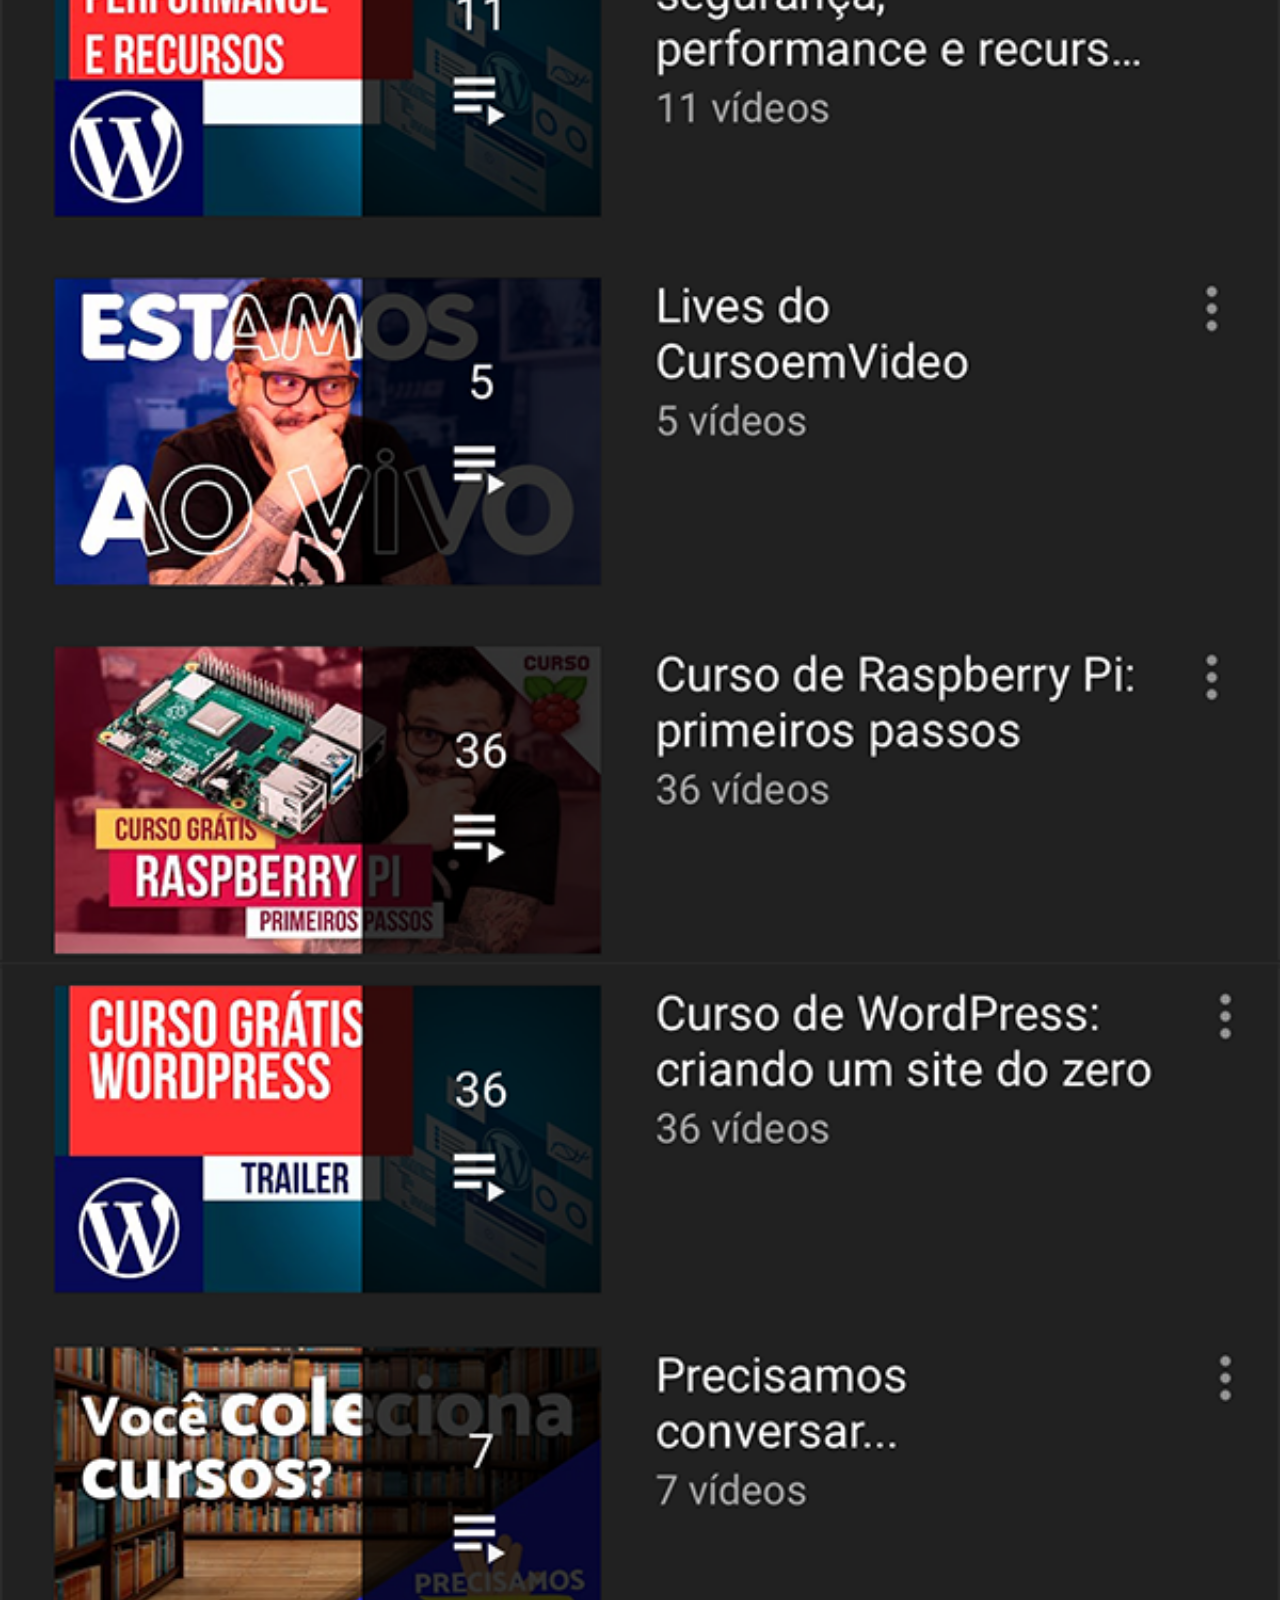
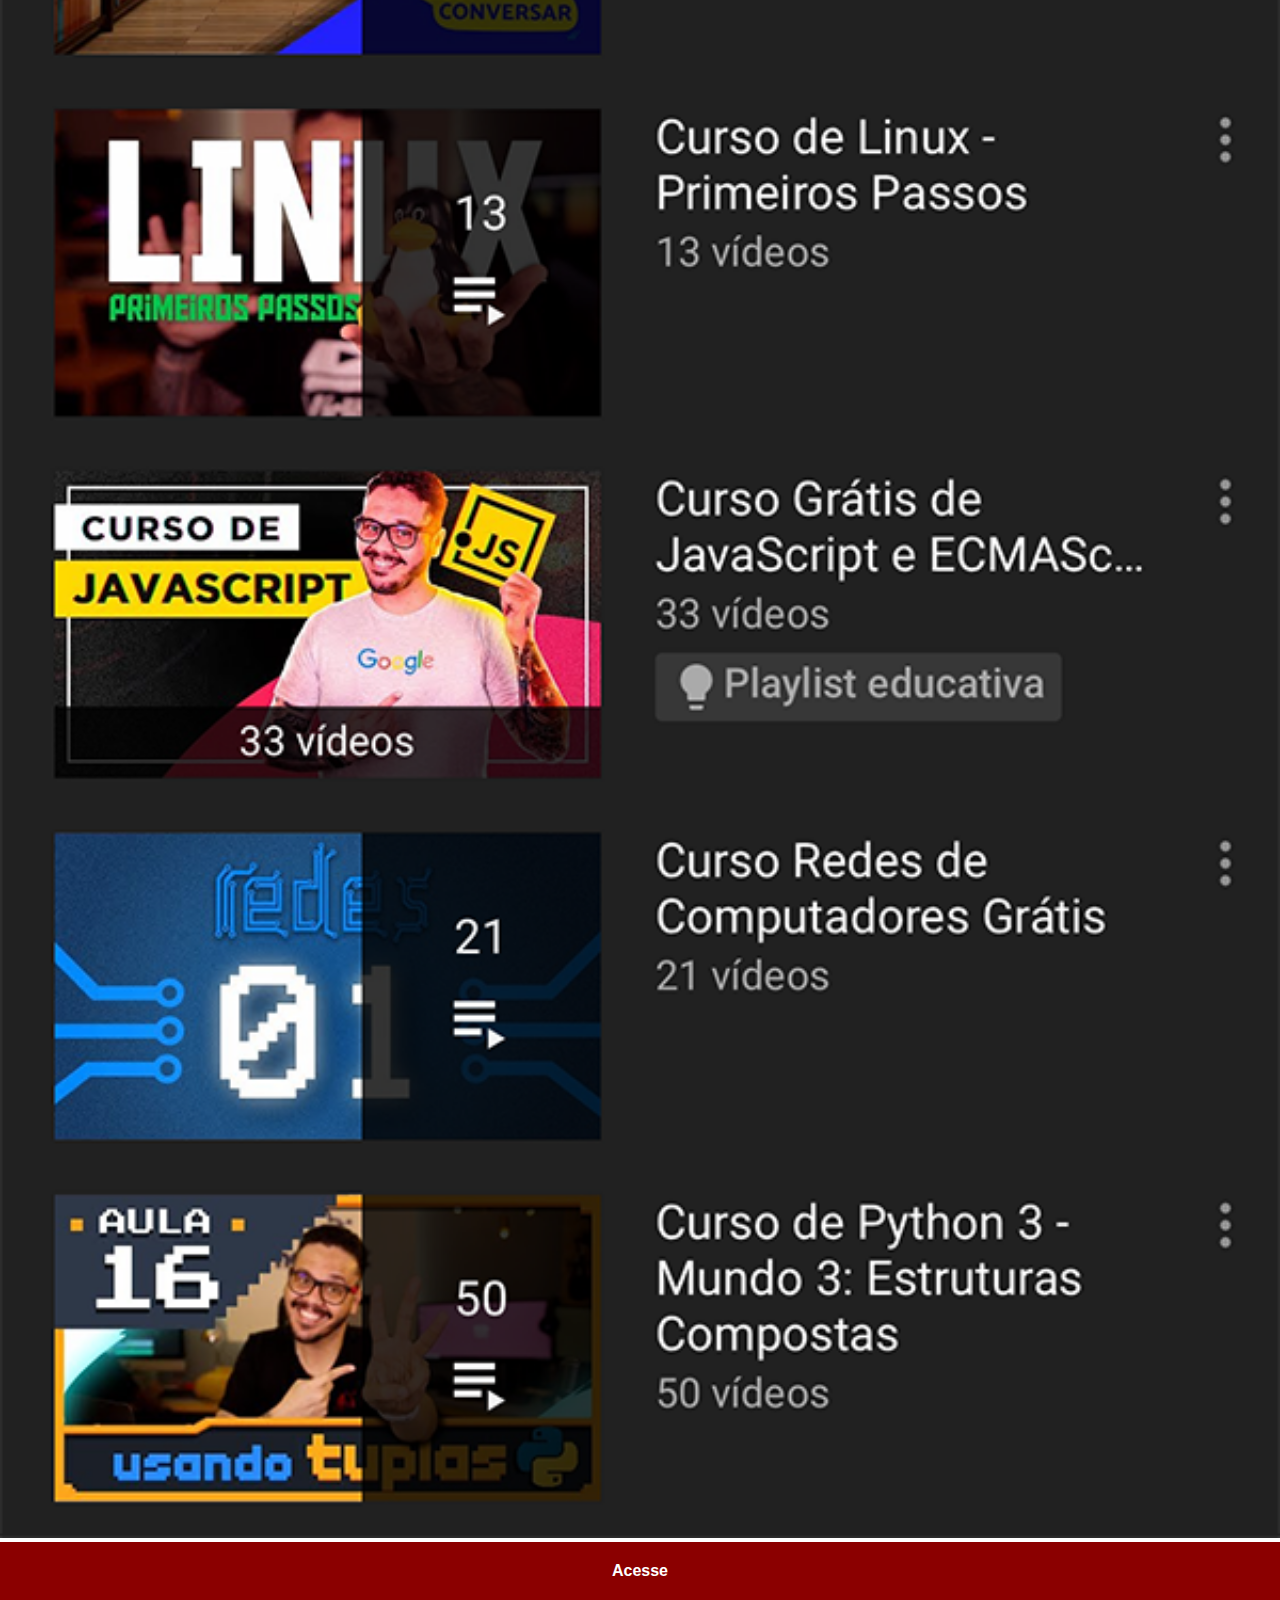
<file: yt.html>
<!DOCTYPE html>
<html lang="en">
<head>
    <meta charset="UTF-8">
    <meta name="viewport" content="width=device-width, initial-scale=1.0">
    <title>YouTube</title>
    <style>
        *{
            margin: 0px;
            padding: 0px;
            font-family: Arial, Helvetica, sans-serif;
        }

        ::-webkit-scrollbar{
            width: 0px;
            height: 0px;
        }

        img{
            width: 100vw;
        }

        a{
            display: block;
            color: white;
            background-color: darkred;
            padding: 20px;
            text-align: center;
            font-weight: bold;
            text-decoration: none;
        }
    </style>
</head>
<body>
    <img src="imagens/tela-youtube.png" alt="">
    <a href="https://www.youtube.com/watch?v=YIa-XubnCZg" target="_blank">Acesse</a>
</body>
</html>
</file>
<file: estilo/style.css>
@charset "UTF-8";

*{
    margin: 0px;
    padding: 0px;
    font-family: Arial, Helvetica, sans-serif;
}

html, body{
    height: 100vh;
    width: 100vw;
    background-color: black;
}

body{
     background-image: url(../imagens/fundo-madeira.jpg);
    background-repeat: no-repeat;
    background-position: top center;
    background-size: cover;     
    background-attachment: fixed;
}

main{
    height: 100vh;
    position: relative;
}

section#celular{
    position: absolute;
    top: 50%;
    left: 50%;
    transform: translate(-50%, -50%);

    height: 627px;
    width: 311px;
    background-image: url(../imagens/frame-iphone.png);
    background-repeat: no-repeat;
}

iframe#tela{
    position: relative;
    left: 22px;
    top: 80px;
    width: 267px;
    height: 471px;
}

section#redes{
    text-align: right;
}

section#redes img{
    width: 50px;
    margin: 5px;
    border-radius: 50%;
    box-shadow: 5px 5px 10px rgba(0, 0, 0, 0.604);
    box-sizing: border-box;
}

section#redes img:hover{
    border: 2px solid rgba(255, 255, 255, 0.61);
    transform: translate(-3px, -3px);
    transition: transform 0.5s;
}
</file>
<file: estilo/social.css>
@charset "UTF-8";

*{
    margin: 0px;
    padding: 0px;
    font-family: Arial, Helvetica, sans-serif;
}

::-webkit-scrollbar{
    width: 0px;
    height: 0px;
}

img{
    width: 100vw;
}

a{
    display: block;
    color: white;
    background-color: darkred;
    padding: 20px;
    text-align: center;
    font-weight: bold;
    text-decoration: none;
}

a:hover{
    background-color: red;
}
</file>
